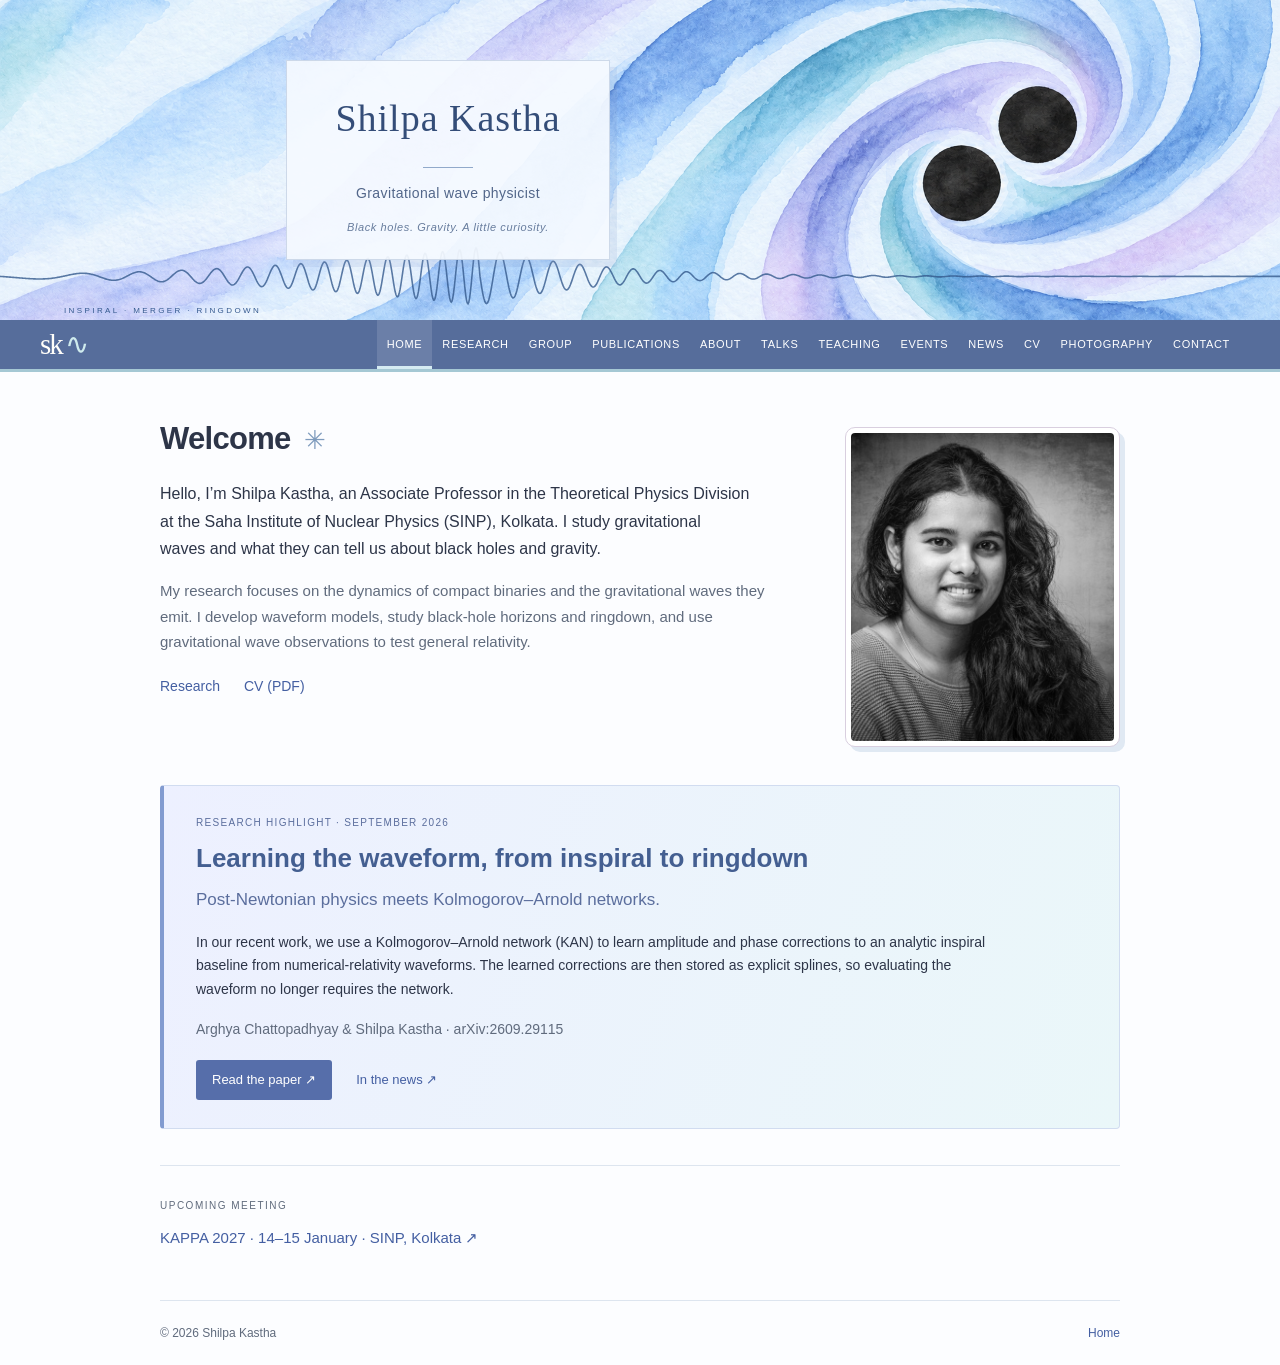
<file: index.html>
<!doctype html>
<html lang="en">
<head>
<meta charset="utf-8"><meta name="viewport" content="width=device-width, initial-scale=1">
<meta name="description" content="Shilpa Kastha — theoretical physicist exploring gravitational waves, black hole spectroscopy, and strong-field gravity. Research, talks, and photography.">
<meta name="theme-color" content="#ffffff"><title>Shilpa Kastha · Gravitational wave physicist</title>
<link rel="icon" href="assets/favicon.svg" type="image/svg+xml"><link rel="stylesheet" href="style.css"><script src="script.js" defer></script>
</head>
<body>
<a class="skip" href="#main">Skip to content</a>
<header class="masthead" aria-label="Binary black holes and gravitational wave illustration"><div class="masthead-title"><a href="index.html">Shilpa Kastha</a><p>Gravitational wave physicist</p><span class="header-note">Black holes. Gravity. A little curiosity.</span></div></header>
<div class="navigation-bar"><nav class="wrap" aria-label="Main navigation"><a class="monogram" href="index.html" aria-label="Shilpa Kastha home">sk<span>∿</span></a><a href="index.html" aria-current="page">Home</a><a href="research.html">Research</a><a href="group.html">Group</a><a href="publications.html">Publications</a><a href="about.html">About</a><a href="talks.html">Talks</a><a href="teaching.html">Teaching</a><a href="events.html">Events</a><a href="news.html">News</a><a href="assets/cv.pdf">CV</a><a href="photography.html">Photography</a><a href="contact.html">Contact</a></nav></div>
<main id="main"><section class="hero wrap">
<div class="hero-copy"><h1>Welcome</h1><p class="intro">Hello, I’m Shilpa Kastha, an Associate Professor in the Theoretical Physics Division at the Saha Institute of Nuclear Physics (SINP), Kolkata. I study gravitational waves and what they can tell us about black holes and gravity.</p><p class="welcome-note">My research focuses on the dynamics of compact binaries and the gravitational waves they emit. I develop waveform models, study black-hole horizons and ringdown, and use gravitational wave observations to test general relativity.</p><div class="actions"><a class="button" href="research.html">Research</a><a class="text-link" href="assets/cv.pdf">CV (PDF)</a></div></div>
<img class="profile-photo" src="assets/selfie.png" alt="Shilpa Kastha">
</section>
<section id="featured-research" class="wrap kan-feature" aria-labelledby="kan-title"><p class="eyebrow">RESEARCH HIGHLIGHT · SEPTEMBER 2026</p><h2 id="kan-title">Learning the waveform, from inspiral to ringdown</h2><p class="kan-lead">Post-Newtonian physics meets Kolmogorov–Arnold networks.</p><p>In our recent work, we use a Kolmogorov–Arnold network (KAN) to learn amplitude and phase corrections to an analytic inspiral baseline from numerical-relativity waveforms. The learned corrections are then stored as explicit splines, so evaluating the waveform no longer requires the network.</p><p class="kan-authors">Arghya Chattopadhyay & Shilpa Kastha · arXiv:2609.29115</p><div class="actions"><a class="feature-button" href="https://arxiv.org/abs/2609.29115">Read the paper ↗</a><a href="https://theprimary.com/science/2026-10-12/machine-learning-black-hole-splines">In the news ↗</a></div></section><aside class="wrap event-announcement" aria-label="Upcoming meeting"><span>UPCOMING MEETING</span><p><a href="events.html">KAPPA 2027 · 14–15 January · SINP, Kolkata ↗</a></p></aside></main><footer class="wrap"><span>© <span id="year">2026</span> Shilpa Kastha</span><span>Gravitational wave physics</span><a href="index.html">Home</a></footer>
<dialog id="lightbox"><button id="close-lightbox" aria-label="Close image">×</button><img id="lightbox-image" alt=""><p id="lightbox-caption"></p></dialog>
</body></html>
</file>
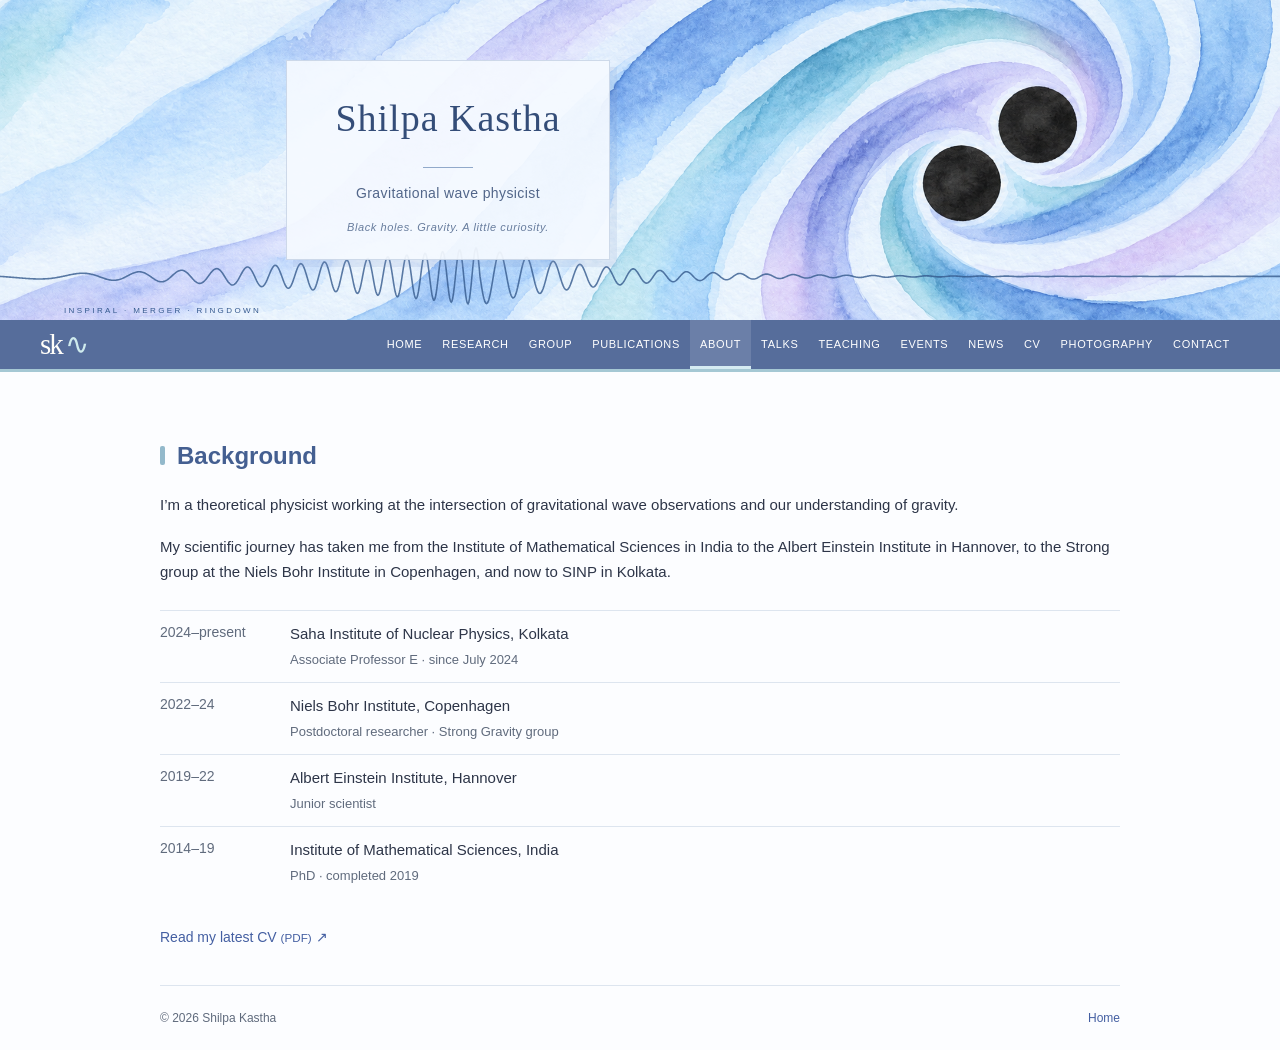
<file: about.html>
<!doctype html>
<html lang="en">
<head>
<meta charset="utf-8"><meta name="viewport" content="width=device-width, initial-scale=1">
<meta name="description" content="Shilpa Kastha — theoretical physicist exploring gravitational waves, black hole spectroscopy, and strong-field gravity. Research, talks, and photography.">
<meta name="theme-color" content="#ffffff"><title>About · Shilpa Kastha</title>
<link rel="icon" href="assets/favicon.svg" type="image/svg+xml"><link rel="stylesheet" href="style.css"><script src="script.js" defer></script>
</head>
<body>
<a class="skip" href="#main">Skip to content</a>
<header class="masthead" aria-label="Binary black holes and gravitational wave illustration"><div class="masthead-title"><a href="index.html">Shilpa Kastha</a><p>Gravitational wave physicist</p><span class="header-note">Black holes. Gravity. A little curiosity.</span></div></header>
<div class="navigation-bar"><nav class="wrap" aria-label="Main navigation"><a class="monogram" href="index.html" aria-label="Shilpa Kastha home">sk<span>∿</span></a><a href="index.html">Home</a><a href="research.html">Research</a><a href="group.html">Group</a><a href="publications.html">Publications</a><a href="about.html" aria-current="page">About</a><a href="talks.html">Talks</a><a href="teaching.html">Teaching</a><a href="events.html">Events</a><a href="news.html">News</a><a href="assets/cv.pdf">CV</a><a href="photography.html">Photography</a><a href="contact.html">Contact</a></nav></div>
<main id="main" class="interior-page"><section id="about" class="section wrap about"><div><h2>Background</h2><p class="large-copy">I’m a theoretical physicist working at the intersection of gravitational wave observations and our understanding of gravity.</p><p>My scientific journey has taken me from the Institute of Mathematical Sciences in India to the Albert Einstein Institute in Hannover, to the Strong group at the Niels Bohr Institute in Copenhagen, and now to SINP in Kolkata.</p><div class="timeline"><div><span>2024–present</span><p>Saha Institute of Nuclear Physics, Kolkata<br><small>Associate Professor E · since July 2024</small></p></div><div><span>2022–24</span><p>Niels Bohr Institute, Copenhagen<br><small>Postdoctoral researcher · Strong Gravity group</small></p></div><div><span>2019–22</span><p>Albert Einstein Institute, Hannover<br><small>Junior scientist</small></p></div><div><span>2014–19</span><p>Institute of Mathematical Sciences, India<br><small>PhD · completed 2019</small></p></div></div><a class="text-link" href="assets/cv.pdf">Read my latest CV <small>(PDF)</small> ↗</a></div></section></main><footer class="wrap"><span>© <span id="year">2026</span> Shilpa Kastha</span><span>Gravitational wave physics</span><a href="index.html">Home</a></footer>
<dialog id="lightbox"><button id="close-lightbox" aria-label="Close image">×</button><img id="lightbox-image" alt=""><p id="lightbox-caption"></p></dialog>
</body></html>
</file>
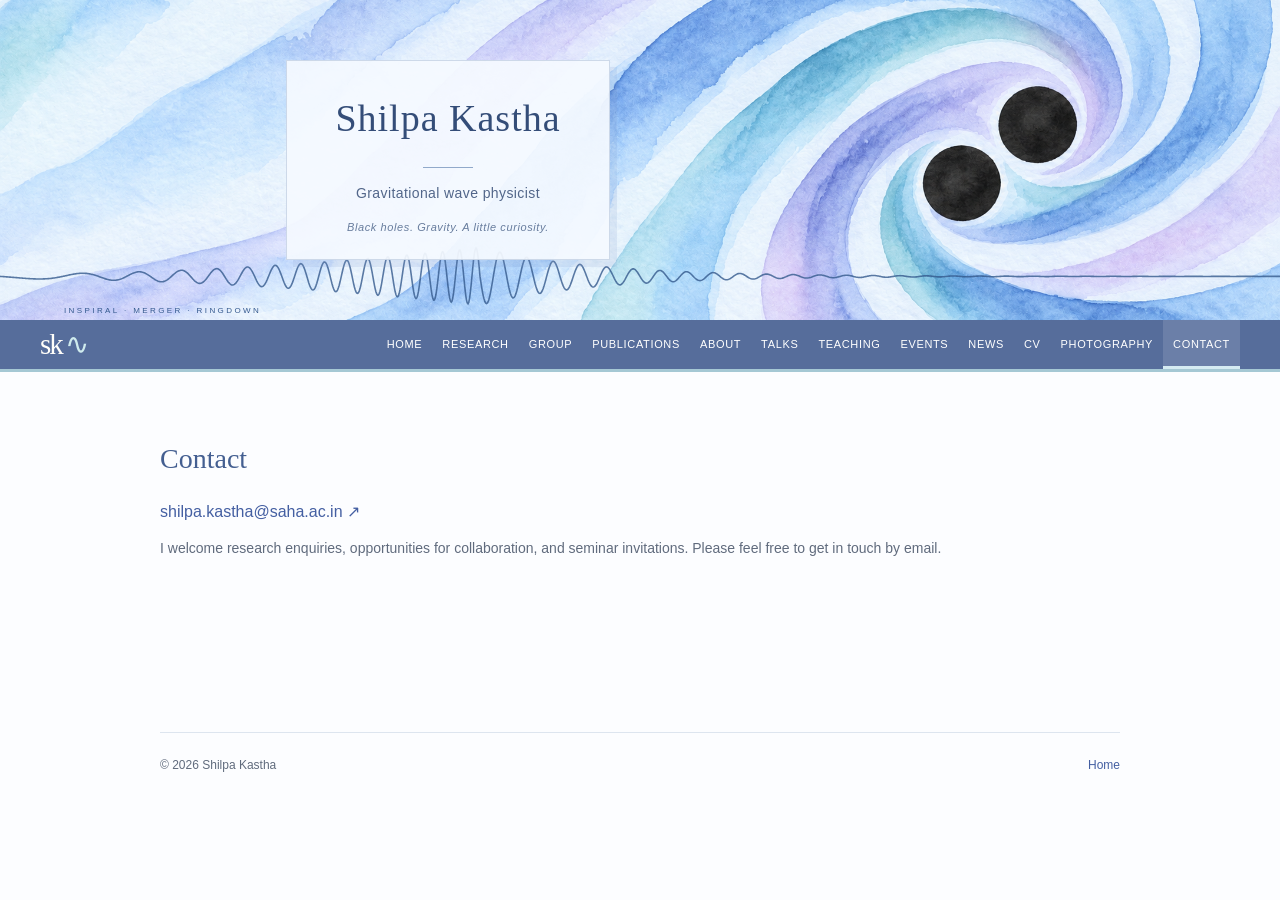
<file: contact.html>
<!doctype html>
<html lang="en">
<head>
<meta charset="utf-8"><meta name="viewport" content="width=device-width, initial-scale=1">
<meta name="description" content="Shilpa Kastha — theoretical physicist exploring gravitational waves, black hole spectroscopy, and strong-field gravity. Research, talks, and photography.">
<meta name="theme-color" content="#ffffff"><title>Contact · Shilpa Kastha</title>
<link rel="icon" href="assets/favicon.svg" type="image/svg+xml"><link rel="stylesheet" href="style.css"><script src="script.js" defer></script>
</head>
<body>
<a class="skip" href="#main">Skip to content</a>
<header class="masthead" aria-label="Binary black holes and gravitational wave illustration"><div class="masthead-title"><a href="index.html">Shilpa Kastha</a><p>Gravitational wave physicist</p><span class="header-note">Black holes. Gravity. A little curiosity.</span></div></header>
<div class="navigation-bar"><nav class="wrap" aria-label="Main navigation"><a class="monogram" href="index.html" aria-label="Shilpa Kastha home">sk<span>∿</span></a><a href="index.html">Home</a><a href="research.html">Research</a><a href="group.html">Group</a><a href="publications.html">Publications</a><a href="about.html">About</a><a href="talks.html">Talks</a><a href="teaching.html">Teaching</a><a href="events.html">Events</a><a href="news.html">News</a><a href="assets/cv.pdf">CV</a><a href="photography.html">Photography</a><a href="contact.html" aria-current="page">Contact</a></nav></div>
<main id="main" class="interior-page"><section id="contact" class="contact"><div class="wrap"><h2>Contact</h2><a href="mailto:shilpa.kastha@saha.ac.in">shilpa.kastha@saha.ac.in <span>↗</span></a><p>I welcome research enquiries, opportunities for collaboration, and seminar invitations. Please feel free to get in touch by email.</p></div></section></main><footer class="wrap"><span>© <span id="year">2026</span> Shilpa Kastha</span><span>Gravitational wave physics</span><a href="index.html">Home</a></footer>
<dialog id="lightbox"><button id="close-lightbox" aria-label="Close image">×</button><img id="lightbox-image" alt=""><p id="lightbox-caption"></p></dialog>
</body></html>
</file>
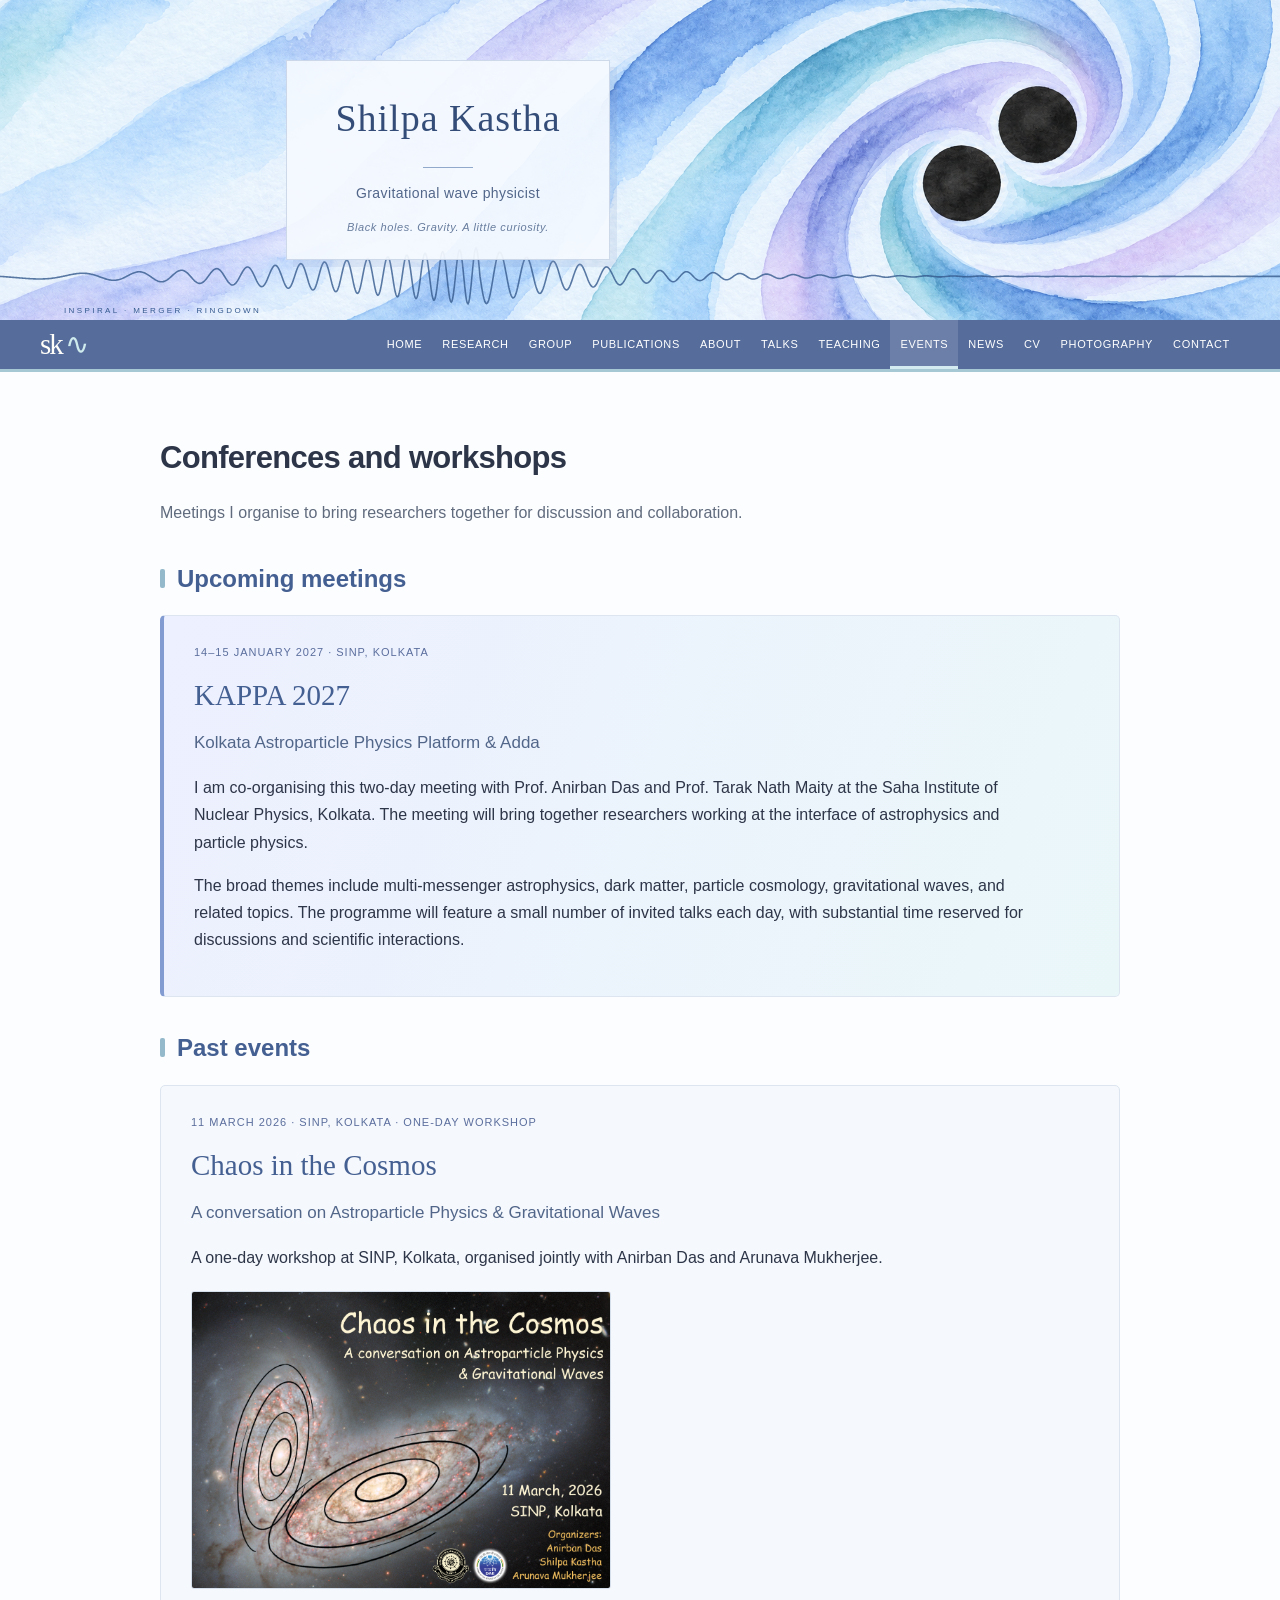
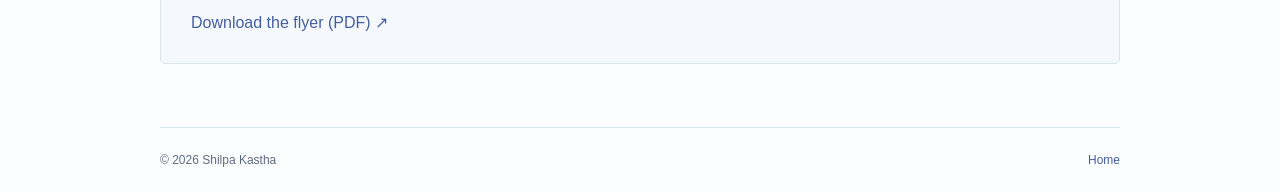
<file: events.html>
<!doctype html>
<html lang="en">
<head>
<meta charset="utf-8"><meta name="viewport" content="width=device-width, initial-scale=1">
<meta name="description" content="Shilpa Kastha — theoretical physicist exploring gravitational waves, black hole spectroscopy, and strong-field gravity. Research, talks, and photography.">
<meta name="theme-color" content="#ffffff"><title>Events · Shilpa Kastha</title>
<link rel="icon" href="assets/favicon.svg" type="image/svg+xml"><link rel="stylesheet" href="style.css"><script src="script.js" defer></script>
</head>
<body>
<a class="skip" href="#main">Skip to content</a>
<header class="masthead" aria-label="Binary black holes and gravitational wave illustration"><div class="masthead-title"><a href="index.html">Shilpa Kastha</a><p>Gravitational wave physicist</p><span class="header-note">Black holes. Gravity. A little curiosity.</span></div></header>
<div class="navigation-bar"><nav class="wrap" aria-label="Main navigation"><a class="monogram" href="index.html" aria-label="Shilpa Kastha home">sk<span>∿</span></a><a href="index.html">Home</a><a href="research.html">Research</a><a href="group.html">Group</a><a href="publications.html">Publications</a><a href="about.html">About</a><a href="talks.html">Talks</a><a href="teaching.html">Teaching</a><a href="events.html" aria-current="page">Events</a><a href="news.html">News</a><a href="assets/cv.pdf">CV</a><a href="photography.html">Photography</a><a href="contact.html">Contact</a></nav></div>
<main id="main" class="interior-page"><section class="section wrap events-page"><h1>Conferences and workshops</h1><p class="events-intro">Meetings I organise to bring researchers together for discussion and collaboration.</p><h2>Upcoming meetings</h2><article class="event-card event-upcoming"><p class="eyebrow">14–15 JANUARY 2027 · SINP, KOLKATA</p><h3>KAPPA 2027</h3><p class="event-full-name">Kolkata Astroparticle Physics Platform &amp; Adda</p><p>I am co-organising this two-day meeting with Prof. Anirban Das and Prof. Tarak Nath Maity at the Saha Institute of Nuclear Physics, Kolkata. The meeting will bring together researchers working at the interface of astrophysics and particle physics.</p><p>The broad themes include multi-messenger astrophysics, dark matter, particle cosmology, gravitational waves, and related topics. The programme will feature a small number of invited talks each day, with substantial time reserved for discussions and scientific interactions.</p></article><h2>Past events</h2><article class="event-card"><p class="eyebrow">11 MARCH 2026 · SINP, KOLKATA · ONE-DAY WORKSHOP</p><h3>Chaos in the Cosmos</h3><p class="event-full-name">A conversation on Astroparticle Physics &amp; Gravitational Waves</p><p>A one-day workshop at SINP, Kolkata, organised jointly with Anirban Das and Arunava Mukherjee.</p><figure class="event-flyer"><img src="assets/chaos-in-the-cosmos-flyer.png" alt="Chaos in the Cosmos: A conversation on Astroparticle Physics and Gravitational Waves. 11 March 2026, SINP, Kolkata. Organisers: Anirban Das, Shilpa Kastha, and Arunava Mukherjee." loading="lazy"></figure><a href="assets/chaos-in-the-cosmos-flyer.pdf">Download the flyer (PDF) ↗</a></article></section></main><footer class="wrap"><span>© <span id="year">2026</span> Shilpa Kastha</span><span>Gravitational wave physics</span><a href="index.html">Home</a></footer>
<dialog id="lightbox"><button id="close-lightbox" aria-label="Close image">×</button><img id="lightbox-image" alt=""><p id="lightbox-caption"></p></dialog>
</body></html>
</file>
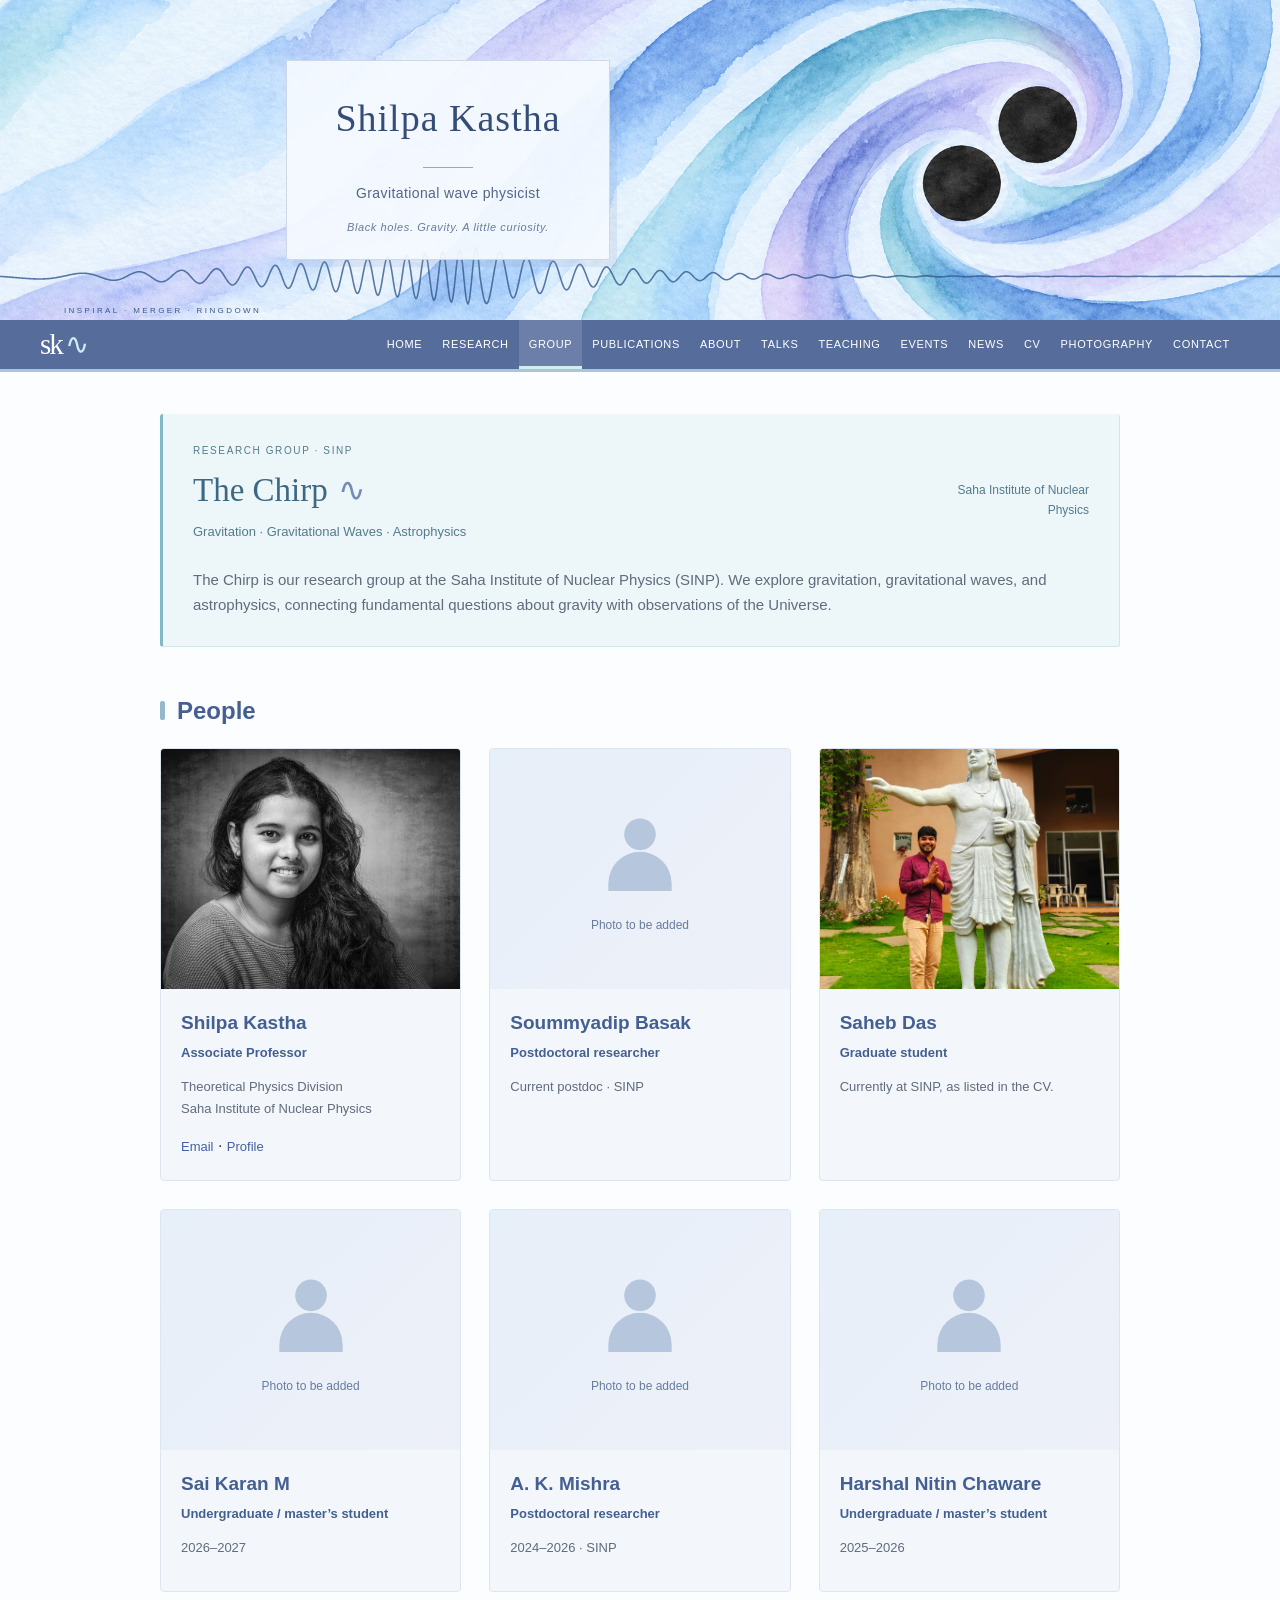
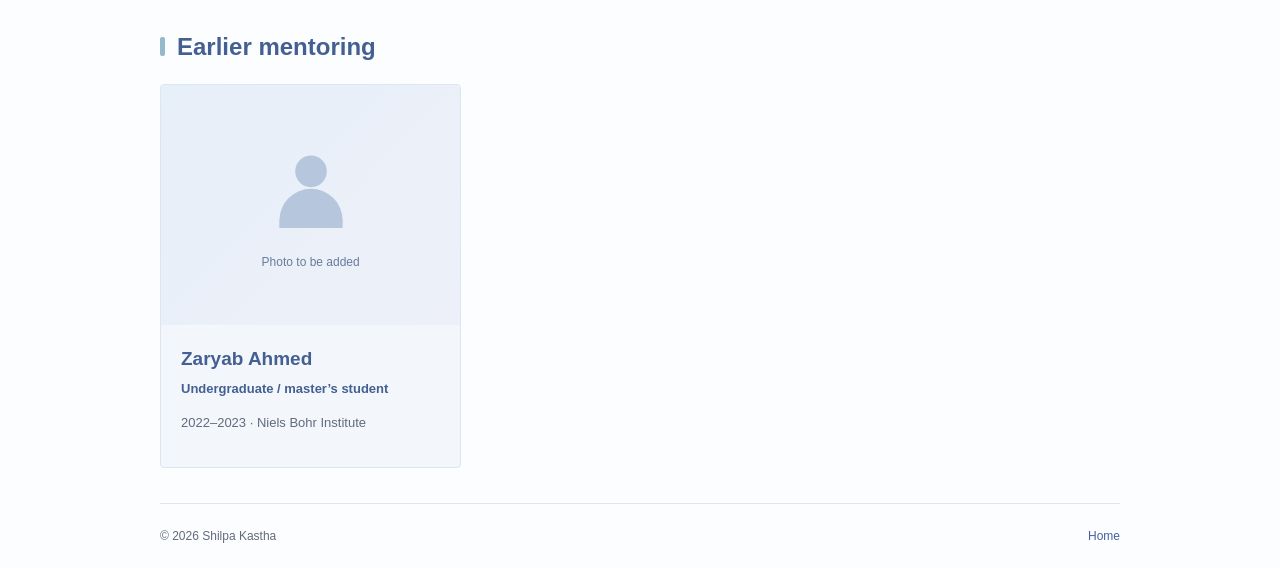
<file: group.html>
<!doctype html>
<html lang="en">
<head>
<meta charset="utf-8"><meta name="viewport" content="width=device-width, initial-scale=1">
<meta name="description" content="Shilpa Kastha — theoretical physicist exploring gravitational waves, black hole spectroscopy, and strong-field gravity. Research, talks, and photography.">
<meta name="theme-color" content="#ffffff"><title>The Chirp · Shilpa Kastha</title>
<link rel="icon" href="assets/favicon.svg" type="image/svg+xml"><link rel="stylesheet" href="style.css"><script src="script.js" defer></script>
</head>
<body>
<a class="skip" href="#main">Skip to content</a>
<header class="masthead" aria-label="Binary black holes and gravitational wave illustration"><div class="masthead-title"><a href="index.html">Shilpa Kastha</a><p>Gravitational wave physicist</p><span class="header-note">Black holes. Gravity. A little curiosity.</span></div></header>
<div class="navigation-bar"><nav class="wrap" aria-label="Main navigation"><a class="monogram" href="index.html" aria-label="Shilpa Kastha home">sk<span>∿</span></a><a href="index.html">Home</a><a href="research.html">Research</a><a href="group.html" aria-current="page">Group</a><a href="publications.html">Publications</a><a href="about.html">About</a><a href="talks.html">Talks</a><a href="teaching.html">Teaching</a><a href="events.html">Events</a><a href="news.html">News</a><a href="assets/cv.pdf">CV</a><a href="photography.html">Photography</a><a href="contact.html">Contact</a></nav></div>
<main id="main" class="interior-page"><section id="group" class="section wrap group-section" aria-labelledby="group-title"><div class="group-heading"><div><p class="eyebrow">RESEARCH GROUP · SINP</p><h2 id="group-title">The Chirp<span class="group-wave" aria-hidden="true">∿</span></h2><p class="group-subtitle">Gravitation · Gravitational Waves · Astrophysics</p></div><span class="group-institute">Saha Institute of Nuclear Physics</span></div><p>The Chirp is our research group at the Saha Institute of Nuclear Physics (SINP). We explore gravitation, gravitational waves, and astrophysics, connecting fundamental questions about gravity with observations of the Universe.</p></section><section class="section wrap members-section" aria-labelledby="members-title"><h2 id="members-title">People</h2><div class="members-grid"><article class="member-card"><img src="assets/selfie.png" alt="Shilpa Kastha" width="240" height="240"><div><h3>Shilpa Kastha</h3><p class="member-role">Associate Professor</p><p>Theoretical Physics Division<br>Saha Institute of Nuclear Physics</p><a href="mailto:shilpa.kastha@saha.ac.in">Email</a> · <a href="about.html">Profile</a></div></article><article class="member-card"><div class="member-photo-placeholder" role="img" aria-label="Photo of Soummyadip Basak to be added"><svg viewBox="0 0 120 120" aria-hidden="true"><circle cx="60" cy="40" r="19"/><path d="M22 108v-9a38 38 0 0 1 76 0v9z"/></svg><span>Photo to be added</span></div><div><h3>Soummyadip Basak</h3><p class="member-role">Postdoctoral researcher</p><p>Current postdoc · SINP</p></div></article><article class="member-card"><img src="assets/group/saheb-das.jpg" alt="Saheb Das" loading="lazy" style="object-position:35% 48%"><div><h3>Saheb Das</h3><p class="member-role">Graduate student</p><p>Currently at SINP, as listed in the CV.</p></div></article><article class="member-card"><div class="member-photo-placeholder" role="img" aria-label="Photo of Sai Karan M to be added"><svg viewBox="0 0 120 120" aria-hidden="true"><circle cx="60" cy="40" r="19"/><path d="M22 108v-9a38 38 0 0 1 76 0v9z"/></svg><span>Photo to be added</span></div><div><h3>Sai Karan M</h3><p class="member-role">Undergraduate / master’s student</p><p>2026–2027</p></div></article><article class="member-card"><div class="member-photo-placeholder" role="img" aria-label="Photo of A. K. Mishra to be added"><svg viewBox="0 0 120 120" aria-hidden="true"><circle cx="60" cy="40" r="19"/><path d="M22 108v-9a38 38 0 0 1 76 0v9z"/></svg><span>Photo to be added</span></div><div><h3>A. K. Mishra</h3><p class="member-role">Postdoctoral researcher</p><p>2024–2026 · SINP</p></div></article><article class="member-card"><div class="member-photo-placeholder" role="img" aria-label="Photo of Harshal Nitin Chaware to be added"><svg viewBox="0 0 120 120" aria-hidden="true"><circle cx="60" cy="40" r="19"/><path d="M22 108v-9a38 38 0 0 1 76 0v9z"/></svg><span>Photo to be added</span></div><div><h3>Harshal Nitin Chaware</h3><p class="member-role">Undergraduate / master’s student</p><p>2025–2026</p></div></article></div><h2 class="past-members-heading">Earlier mentoring</h2><div class="members-grid"><article class="member-card"><div class="member-photo-placeholder" role="img" aria-label="Photo of Zaryab Ahmed to be added"><svg viewBox="0 0 120 120" aria-hidden="true"><circle cx="60" cy="40" r="19"/><path d="M22 108v-9a38 38 0 0 1 76 0v9z"/></svg><span>Photo to be added</span></div><div><h3>Zaryab Ahmed</h3><p class="member-role">Undergraduate / master’s student</p><p>2022–2023 · Niels Bohr Institute</p></div></article></div></section></main><footer class="wrap"><span>© <span id="year">2026</span> Shilpa Kastha</span><span>Gravitational wave physics</span><a href="index.html">Home</a></footer>
<dialog id="lightbox"><button id="close-lightbox" aria-label="Close image">×</button><img id="lightbox-image" alt=""><p id="lightbox-caption"></p></dialog>
</body></html>
</file>
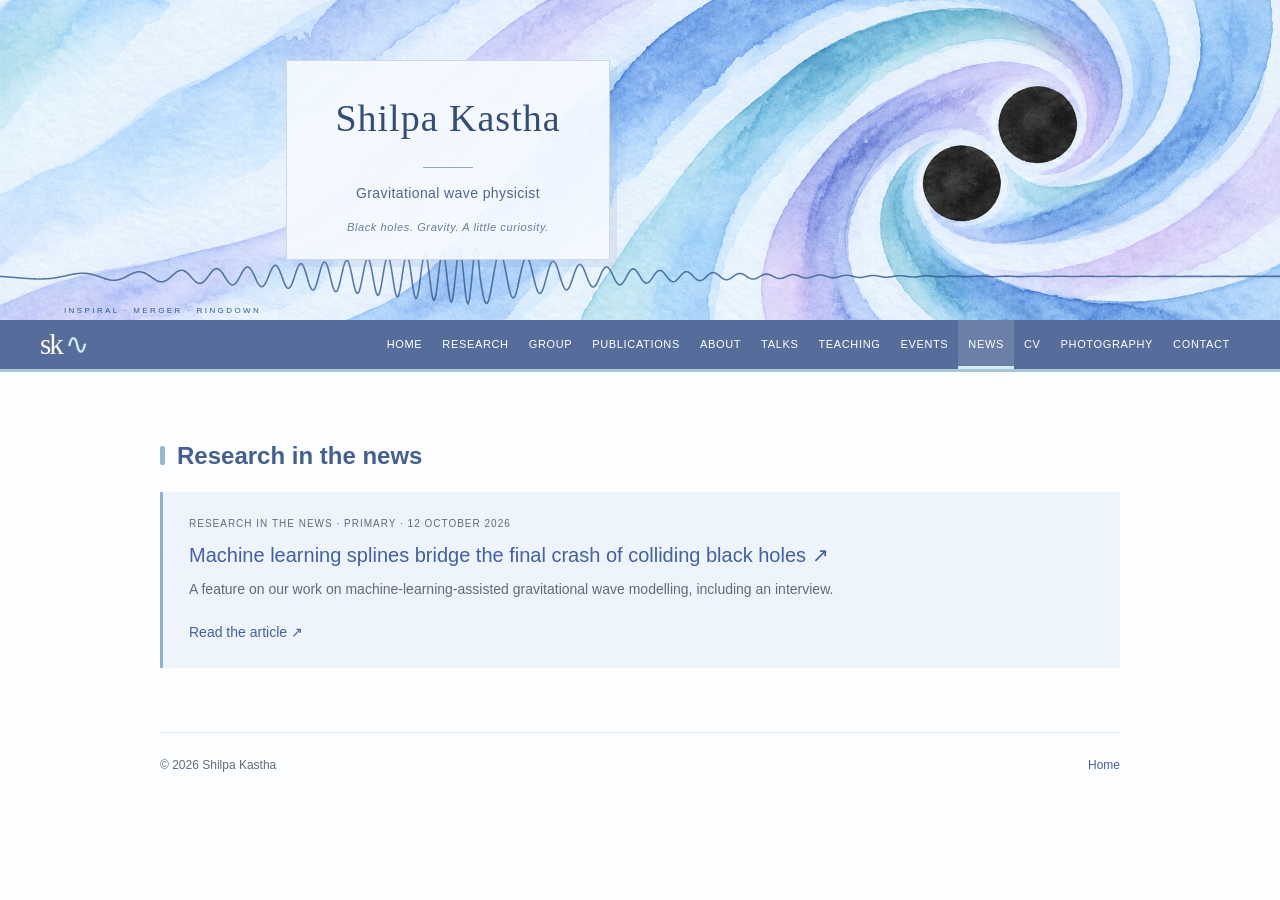
<file: news.html>
<!doctype html>
<html lang="en">
<head>
<meta charset="utf-8"><meta name="viewport" content="width=device-width, initial-scale=1">
<meta name="description" content="Shilpa Kastha — theoretical physicist exploring gravitational waves, black hole spectroscopy, and strong-field gravity. Research, talks, and photography.">
<meta name="theme-color" content="#ffffff"><title>News · Shilpa Kastha</title>
<link rel="icon" href="assets/favicon.svg" type="image/svg+xml"><link rel="stylesheet" href="style.css"><script src="script.js" defer></script>
</head>
<body>
<a class="skip" href="#main">Skip to content</a>
<header class="masthead" aria-label="Binary black holes and gravitational wave illustration"><div class="masthead-title"><a href="index.html">Shilpa Kastha</a><p>Gravitational wave physicist</p><span class="header-note">Black holes. Gravity. A little curiosity.</span></div></header>
<div class="navigation-bar"><nav class="wrap" aria-label="Main navigation"><a class="monogram" href="index.html" aria-label="Shilpa Kastha home">sk<span>∿</span></a><a href="index.html">Home</a><a href="research.html">Research</a><a href="group.html">Group</a><a href="publications.html">Publications</a><a href="about.html">About</a><a href="talks.html">Talks</a><a href="teaching.html">Teaching</a><a href="events.html">Events</a><a href="news.html" aria-current="page">News</a><a href="assets/cv.pdf">CV</a><a href="photography.html">Photography</a><a href="contact.html">Contact</a></nav></div>
<main id="main" class="interior-page"><section id="news" class="section wrap"><h2>Research in the news</h2><article class="news-feature"><p class="eyebrow">RESEARCH IN THE NEWS · PRIMARY · 12 OCTOBER 2026</p><h3><a href="https://theprimary.com/science/2026-10-12/machine-learning-black-hole-splines">Machine learning splines bridge the final crash of colliding black holes ↗</a></h3><p>A feature on our work on machine-learning-assisted gravitational wave modelling, including an interview.</p><a class="text-link" href="https://theprimary.com/science/2026-10-12/machine-learning-black-hole-splines">Read the article ↗</a></article></section></main><footer class="wrap"><span>© <span id="year">2026</span> Shilpa Kastha</span><span>Gravitational wave physics</span><a href="index.html">Home</a></footer>
<dialog id="lightbox"><button id="close-lightbox" aria-label="Close image">×</button><img id="lightbox-image" alt=""><p id="lightbox-caption"></p></dialog>
</body></html>
</file>
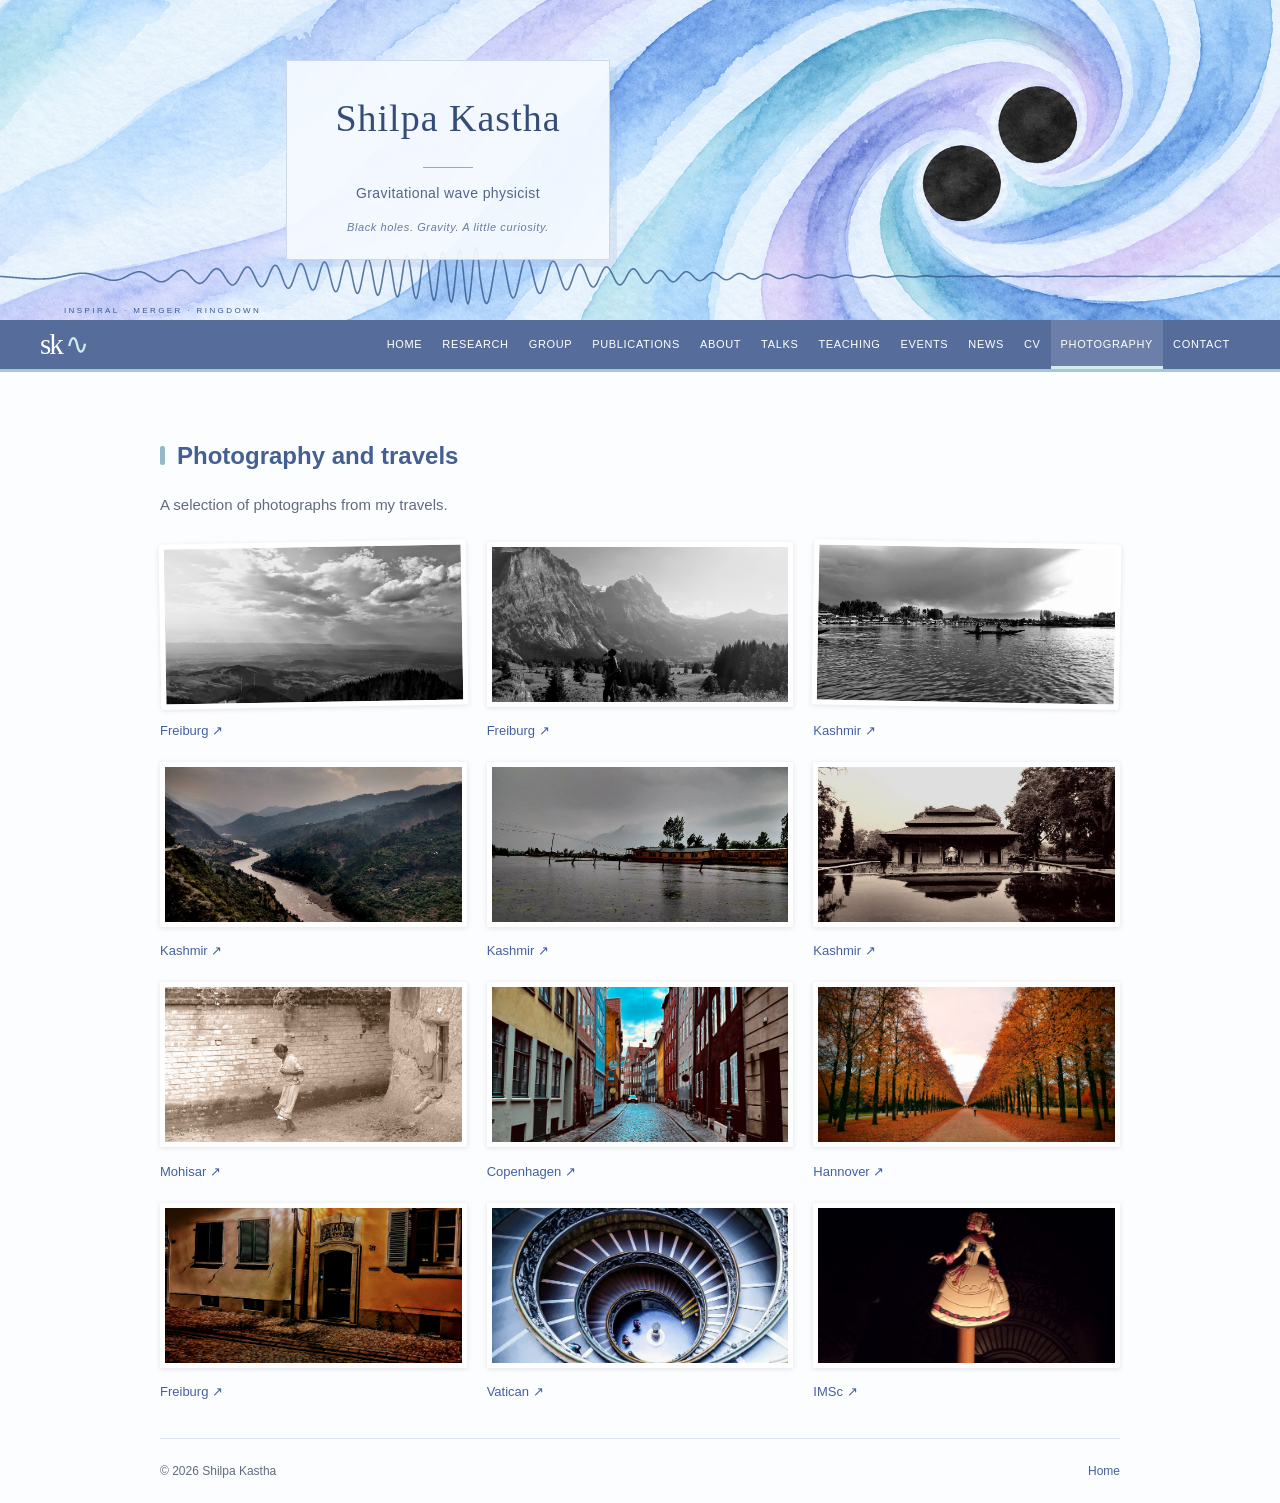
<file: photography.html>
<!doctype html>
<html lang="en">
<head>
<meta charset="utf-8"><meta name="viewport" content="width=device-width, initial-scale=1">
<meta name="description" content="Shilpa Kastha — theoretical physicist exploring gravitational waves, black hole spectroscopy, and strong-field gravity. Research, talks, and photography.">
<meta name="theme-color" content="#ffffff"><title>Photography · Shilpa Kastha</title>
<link rel="icon" href="assets/favicon.svg" type="image/svg+xml"><link rel="stylesheet" href="style.css"><script src="script.js" defer></script>
</head>
<body>
<a class="skip" href="#main">Skip to content</a>
<header class="masthead" aria-label="Binary black holes and gravitational wave illustration"><div class="masthead-title"><a href="index.html">Shilpa Kastha</a><p>Gravitational wave physicist</p><span class="header-note">Black holes. Gravity. A little curiosity.</span></div></header>
<div class="navigation-bar"><nav class="wrap" aria-label="Main navigation"><a class="monogram" href="index.html" aria-label="Shilpa Kastha home">sk<span>∿</span></a><a href="index.html">Home</a><a href="research.html">Research</a><a href="group.html">Group</a><a href="publications.html">Publications</a><a href="about.html">About</a><a href="talks.html">Talks</a><a href="teaching.html">Teaching</a><a href="events.html">Events</a><a href="news.html">News</a><a href="assets/cv.pdf">CV</a><a href="photography.html" aria-current="page">Photography</a><a href="contact.html">Contact</a></nav></div>
<main id="main" class="interior-page"><section id="doodle" class="section wrap"><div class="off-duty-heading"><div><h2>Photography and travels</h2></div><p>A selection of photographs from my travels.</p></div><div class="gallery"><button data-image="assets/photography/original-Freiburg1.jpeg" data-caption="Freiburg"><img src="assets/photography/original-Freiburg1.jpeg" alt="Photograph from Freiburg" loading="lazy"><span>Freiburg ↗</span></button><button data-image="assets/photography/original-Freiburg3.jpeg" data-caption="Freiburg"><img src="assets/photography/original-Freiburg3.jpeg" alt="Photograph from Freiburg" loading="lazy"><span>Freiburg ↗</span></button><button data-image="assets/photography/original-Kashmir4.jpeg" data-caption="Kashmir"><img src="assets/photography/original-Kashmir4.jpeg" alt="Photograph from Kashmir" loading="lazy"><span>Kashmir ↗</span></button><button data-image="assets/photography/original-Kashmir1.jpeg" data-caption="Kashmir"><img src="assets/photography/original-Kashmir1.jpeg" alt="Photograph from Kashmir" loading="lazy"><span>Kashmir ↗</span></button><button data-image="assets/photography/original-Kashmir2.jpeg" data-caption="Kashmir"><img src="assets/photography/original-Kashmir2.jpeg" alt="Photograph from Kashmir" loading="lazy"><span>Kashmir ↗</span></button><button data-image="assets/photography/original-Kashmir3.jpeg" data-caption="Kashmir"><img src="assets/photography/original-Kashmir3.jpeg" alt="Photograph from Kashmir" loading="lazy"><span>Kashmir ↗</span></button><button data-image="assets/photography/original-mohisar1.jpeg" data-caption="Mohisar"><img src="assets/photography/original-mohisar1.jpeg" alt="Photograph from Mohisar" loading="lazy"><span>Mohisar ↗</span></button><button data-image="assets/photography/original-CPH1.jpeg" data-caption="Copenhagen"><img src="assets/photography/original-CPH1.jpeg" alt="Photograph from Copenhagen" loading="lazy"><span>Copenhagen ↗</span></button><button data-image="assets/photography/original-Hannover1.jpeg" data-caption="Hannover"><img src="assets/photography/original-Hannover1.jpeg" alt="Photograph from Hannover" loading="lazy"><span>Hannover ↗</span></button><button data-image="assets/photography/original-Freiburg2.jpeg" data-caption="Freiburg"><img src="assets/photography/original-Freiburg2.jpeg" alt="Photograph from Freiburg" loading="lazy"><span>Freiburg ↗</span></button><button data-image="assets/photography/original-vatican1.jpeg" data-caption="Vatican"><img src="assets/photography/original-vatican1.jpeg" alt="Photograph from Vatican" loading="lazy"><span>Vatican ↗</span></button><button data-image="assets/photography/original-imsc1.jpeg" data-caption="IMSc"><img src="assets/photography/original-imsc1.jpeg" alt="Photograph from IMSc" loading="lazy"><span>IMSc ↗</span></button></div></section></main><footer class="wrap"><span>© <span id="year">2026</span> Shilpa Kastha</span><span>Gravitational wave physics</span><a href="index.html">Home</a></footer>
<dialog id="lightbox"><button id="close-lightbox" aria-label="Close image">×</button><img id="lightbox-image" alt=""><p id="lightbox-caption"></p></dialog>
</body></html>
</file>
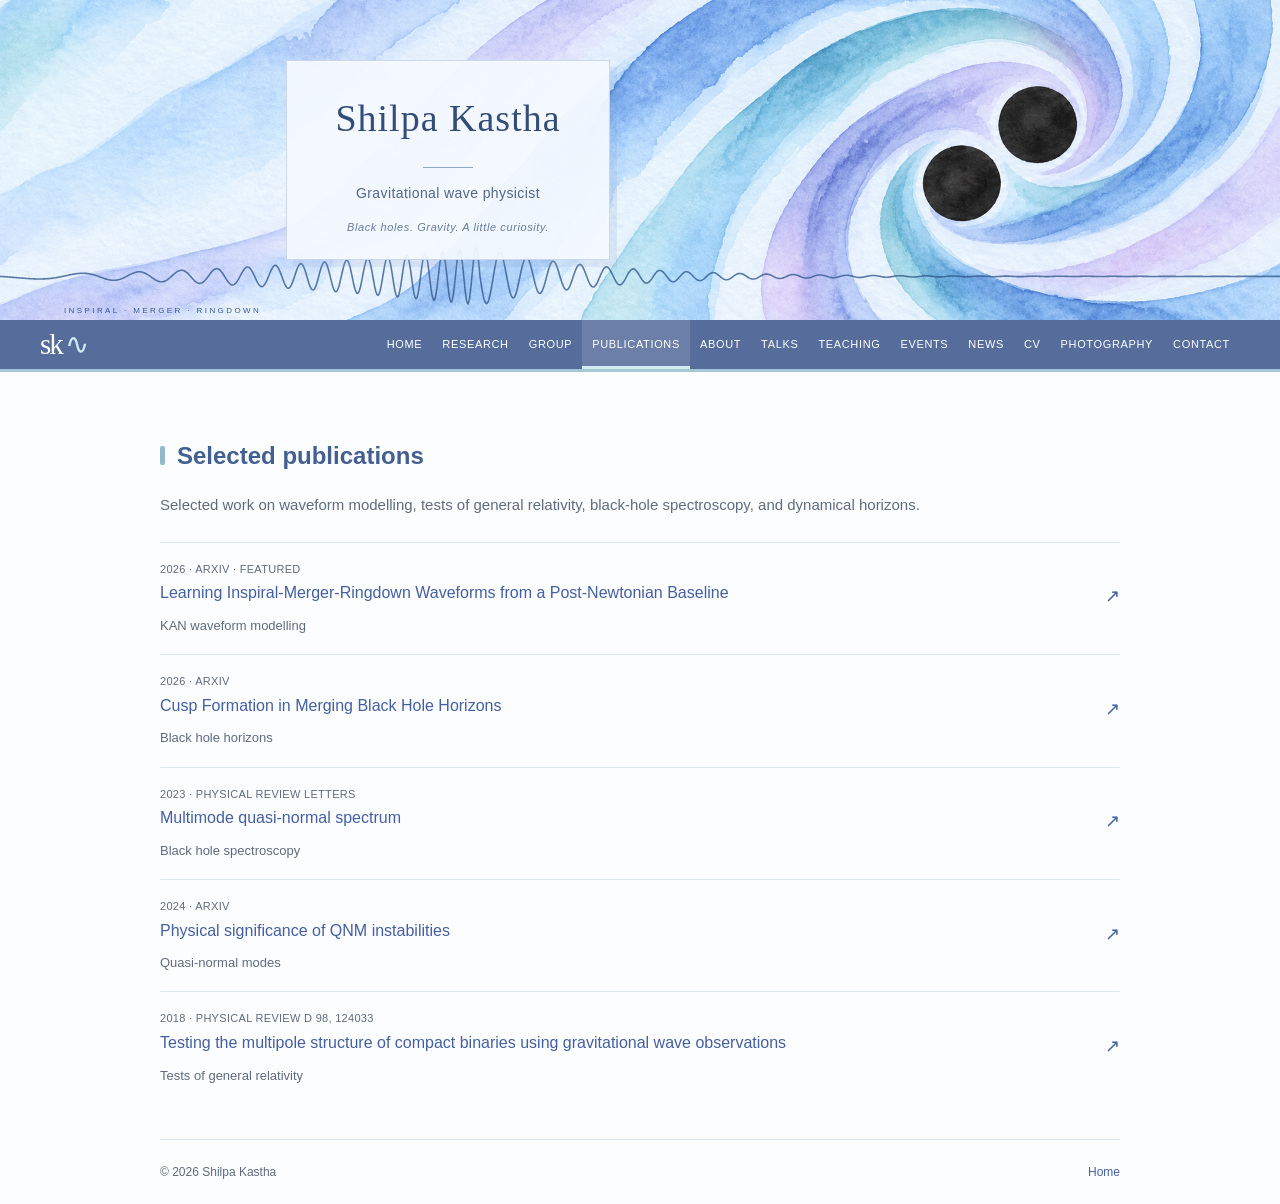
<file: publications.html>
<!doctype html>
<html lang="en">
<head>
<meta charset="utf-8"><meta name="viewport" content="width=device-width, initial-scale=1">
<meta name="description" content="Shilpa Kastha — theoretical physicist exploring gravitational waves, black hole spectroscopy, and strong-field gravity. Research, talks, and photography.">
<meta name="theme-color" content="#ffffff"><title>Publications · Shilpa Kastha</title>
<link rel="icon" href="assets/favicon.svg" type="image/svg+xml"><link rel="stylesheet" href="style.css"><script src="script.js" defer></script>
</head>
<body>
<a class="skip" href="#main">Skip to content</a>
<header class="masthead" aria-label="Binary black holes and gravitational wave illustration"><div class="masthead-title"><a href="index.html">Shilpa Kastha</a><p>Gravitational wave physicist</p><span class="header-note">Black holes. Gravity. A little curiosity.</span></div></header>
<div class="navigation-bar"><nav class="wrap" aria-label="Main navigation"><a class="monogram" href="index.html" aria-label="Shilpa Kastha home">sk<span>∿</span></a><a href="index.html">Home</a><a href="research.html">Research</a><a href="group.html">Group</a><a href="publications.html" aria-current="page">Publications</a><a href="about.html">About</a><a href="talks.html">Talks</a><a href="teaching.html">Teaching</a><a href="events.html">Events</a><a href="news.html">News</a><a href="assets/cv.pdf">CV</a><a href="photography.html">Photography</a><a href="contact.html">Contact</a></nav></div>
<main id="main" class="interior-page"><section id="publications" class="publications section"><div class="wrap"><div class="section-heading compact"><h2>Selected publications</h2><p>Selected work on waveform modelling, tests of general relativity, black-hole spectroscopy, and dynamical horizons.</p></div><a class="paper" href="https://arxiv.org/abs/2609.29115"><span class="paper-meta">2026 · ARXIV · FEATURED</span><h3>Learning Inspiral-Merger-Ringdown Waveforms from a Post-Newtonian Baseline</h3><span class="paper-topic">KAN waveform modelling</span><span class="arrow">↗</span></a><a class="paper" href="https://arxiv.org/abs/2605.10874"><span class="paper-meta">2026 · ARXIV</span><h3>Cusp Formation in Merging Black Hole Horizons</h3><span class="paper-topic">Black hole horizons</span><span class="arrow">↗</span></a><a class="paper" href="https://journals.aps.org/prl/abstract/10.1103/PhysRevLett.131.221402"><span class="paper-meta">2023 · PHYSICAL REVIEW LETTERS</span><h3>Multimode quasi-normal spectrum</h3><span class="paper-topic">Black hole spectroscopy</span><span class="arrow">↗</span></a><a class="paper" href="https://arxiv.org/abs/2404.01374"><span class="paper-meta">2024 · ARXIV</span><h3>Physical significance of QNM instabilities</h3><span class="paper-topic">Quasi-normal modes</span><span class="arrow">↗</span></a><a class="paper" href="https://arxiv.org/abs/1809.10465"><span class="paper-meta">2018 · PHYSICAL REVIEW D 98, 124033</span><h3>Testing the multipole structure of compact binaries using gravitational wave observations</h3><span class="paper-topic">Tests of general relativity</span><span class="arrow">↗</span></a></div></section></main><footer class="wrap"><span>© <span id="year">2026</span> Shilpa Kastha</span><span>Gravitational wave physics</span><a href="index.html">Home</a></footer>
<dialog id="lightbox"><button id="close-lightbox" aria-label="Close image">×</button><img id="lightbox-image" alt=""><p id="lightbox-caption"></p></dialog>
</body></html>
</file>
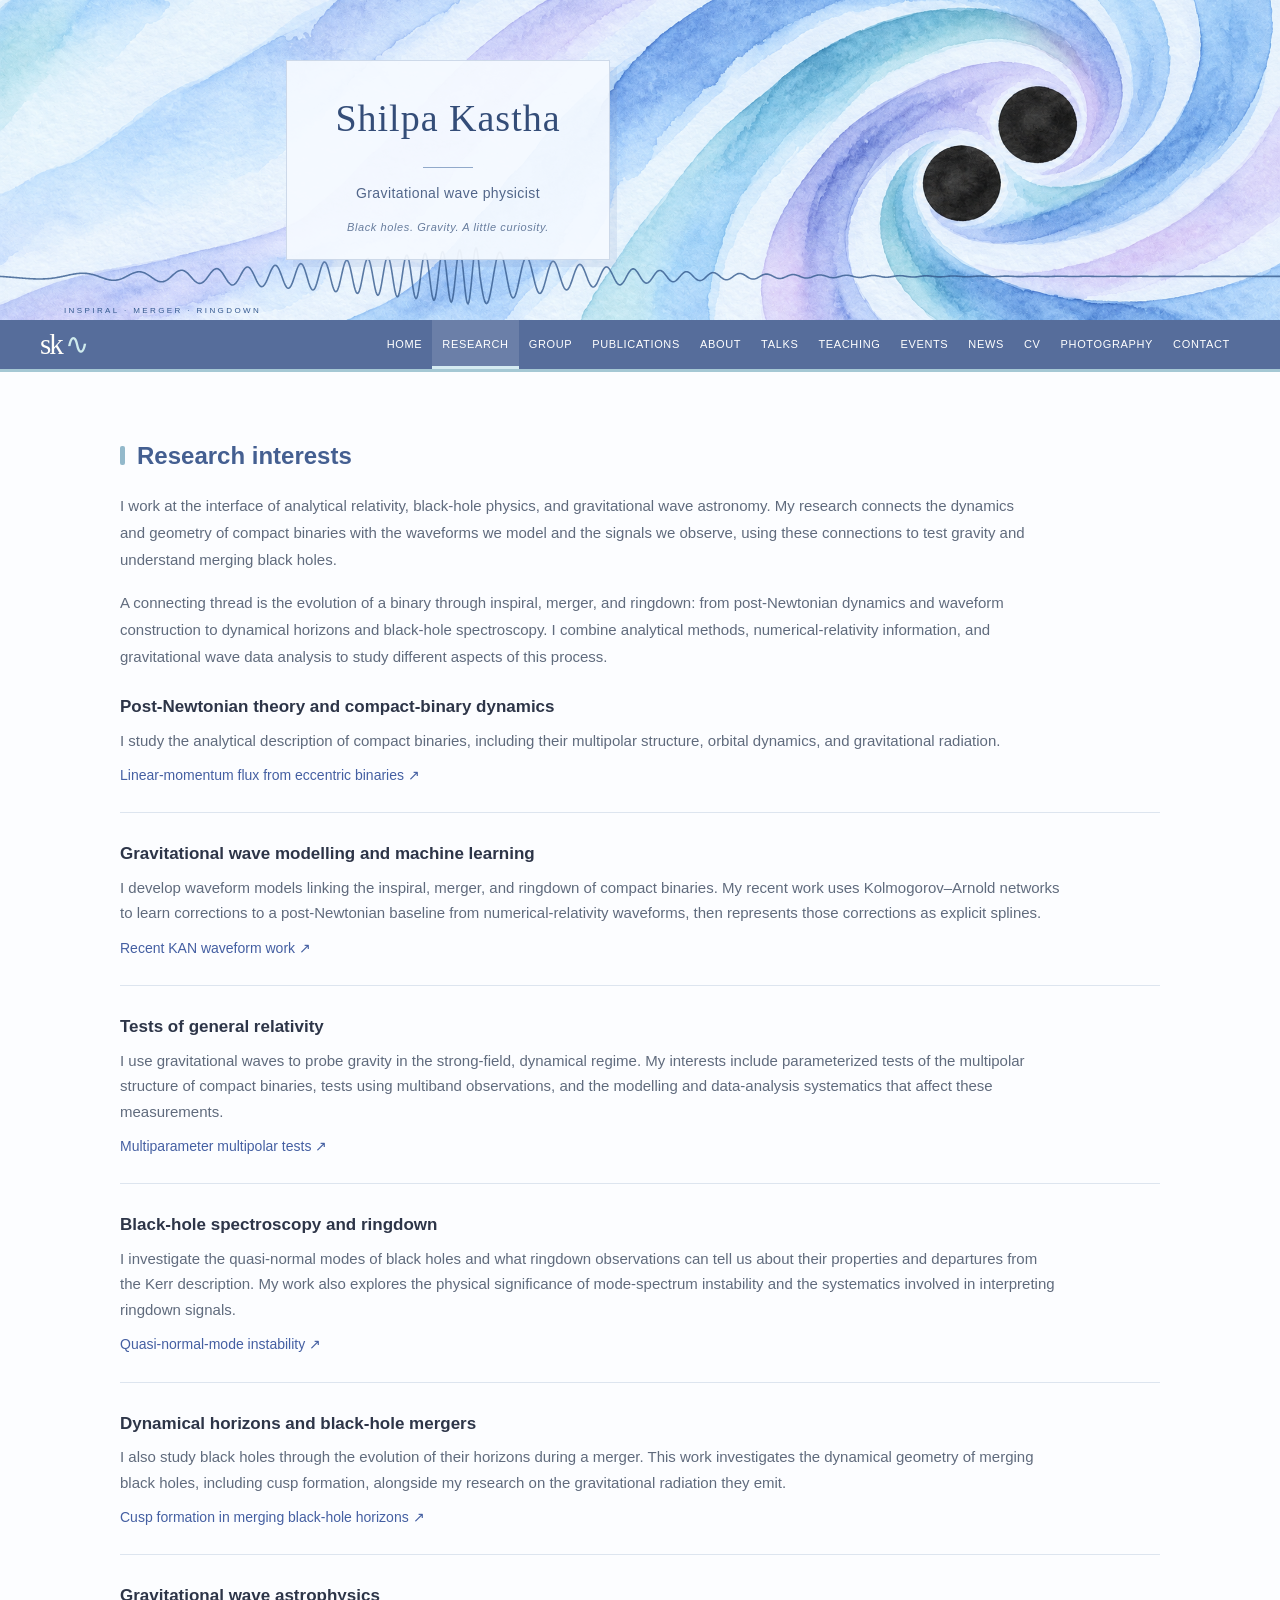
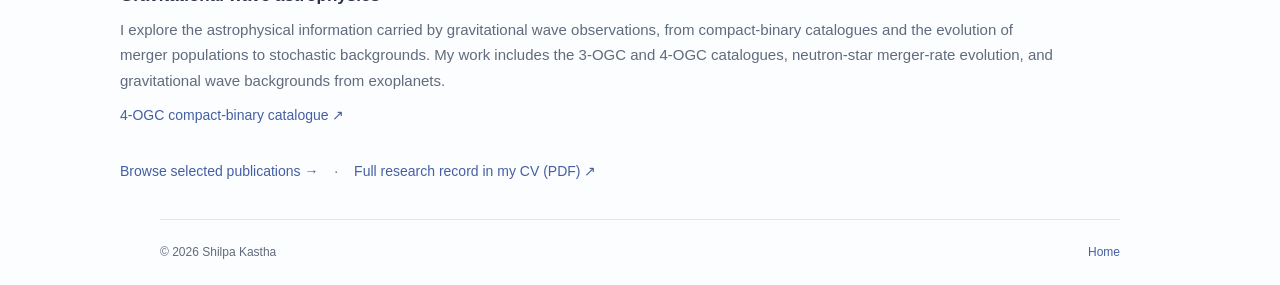
<file: research.html>
<!doctype html>
<html lang="en">
<head>
<meta charset="utf-8"><meta name="viewport" content="width=device-width, initial-scale=1">
<meta name="description" content="Shilpa Kastha — theoretical physicist exploring gravitational waves, black hole spectroscopy, and strong-field gravity. Research, talks, and photography.">
<meta name="theme-color" content="#ffffff"><title>Research · Shilpa Kastha</title>
<link rel="icon" href="assets/favicon.svg" type="image/svg+xml"><link rel="stylesheet" href="style.css"><script src="script.js" defer></script>
</head>
<body>
<a class="skip" href="#main">Skip to content</a>
<header class="masthead" aria-label="Binary black holes and gravitational wave illustration"><div class="masthead-title"><a href="index.html">Shilpa Kastha</a><p>Gravitational wave physicist</p><span class="header-note">Black holes. Gravity. A little curiosity.</span></div></header>
<div class="navigation-bar"><nav class="wrap" aria-label="Main navigation"><a class="monogram" href="index.html" aria-label="Shilpa Kastha home">sk<span>∿</span></a><a href="index.html">Home</a><a href="research.html" aria-current="page">Research</a><a href="group.html">Group</a><a href="publications.html">Publications</a><a href="about.html">About</a><a href="talks.html">Talks</a><a href="teaching.html">Teaching</a><a href="events.html">Events</a><a href="news.html">News</a><a href="assets/cv.pdf">CV</a><a href="photography.html">Photography</a><a href="contact.html">Contact</a></nav></div>
<main id="main" class="interior-page"><section id="research" class="section wrap"><div class="section-heading"><h2>Research interests</h2><p class="research-overview">I work at the interface of analytical relativity, black-hole physics, and gravitational wave astronomy. My research connects the dynamics and geometry of compact binaries with the waveforms we model and the signals we observe, using these connections to test gravity and understand merging black holes.</p><p class="research-position">A connecting thread is the evolution of a binary through inspiral, merger, and ringdown: from post-Newtonian dynamics and waveform construction to dynamical horizons and black-hole spectroscopy. I combine analytical methods, numerical-relativity information, and gravitational wave data analysis to study different aspects of this process.</p></div><div class="research-grid"><article><h3>Post-Newtonian theory and compact-binary dynamics</h3><p>I study the analytical description of compact binaries, including their multipolar structure, orbital dynamics, and gravitational radiation.</p><a href="https://arxiv.org/abs/2110.12807">Linear-momentum flux from eccentric binaries ↗</a></article><article><h3>Gravitational wave modelling and machine learning</h3><p>I develop waveform models linking the inspiral, merger, and ringdown of compact binaries. My recent work uses Kolmogorov–Arnold networks to learn corrections to a post-Newtonian baseline from numerical-relativity waveforms, then represents those corrections as explicit splines.</p><a href="https://arxiv.org/abs/2609.29115">Recent KAN waveform work ↗</a></article><article><h3>Tests of general relativity</h3><p>I use gravitational waves to probe gravity in the strong-field, dynamical regime. My interests include parameterized tests of the multipolar structure of compact binaries, tests using multiband observations, and the modelling and data-analysis systematics that affect these measurements.</p><a href="https://arxiv.org/abs/2312.06444">Multiparameter multipolar tests ↗</a></article><article><h3>Black-hole spectroscopy and ringdown</h3><p>I investigate the quasi-normal modes of black holes and what ringdown observations can tell us about their properties and departures from the Kerr description. My work also explores the physical significance of mode-spectrum instability and the systematics involved in interpreting ringdown signals.</p><a href="https://arxiv.org/abs/2404.01374">Quasi-normal-mode instability ↗</a></article><article><h3>Dynamical horizons and black-hole mergers</h3><p>I also study black holes through the evolution of their horizons during a merger. This work investigates the dynamical geometry of merging black holes, including cusp formation, alongside my research on the gravitational radiation they emit.</p><a href="https://arxiv.org/abs/2605.10874">Cusp formation in merging black-hole horizons ↗</a></article><article><h3>Gravitational wave astrophysics</h3><p>I explore the astrophysical information carried by gravitational wave observations, from compact-binary catalogues and the evolution of merger populations to stochastic backgrounds. My work includes the 3-OGC and 4-OGC catalogues, neutron-star merger-rate evolution, and gravitational wave backgrounds from exoplanets.</p><a href="https://arxiv.org/abs/2112.06878">4-OGC compact-binary catalogue ↗</a></article></div><p class="research-more"><a href="publications.html">Browse selected publications →</a> <span>·</span> <a href="assets/cv.pdf">Full research record in my CV (PDF) ↗</a></p></section></main><footer class="wrap"><span>© <span id="year">2026</span> Shilpa Kastha</span><span>Gravitational wave physics</span><a href="index.html">Home</a></footer>
<dialog id="lightbox"><button id="close-lightbox" aria-label="Close image">×</button><img id="lightbox-image" alt=""><p id="lightbox-caption"></p></dialog>
</body></html>
</file>
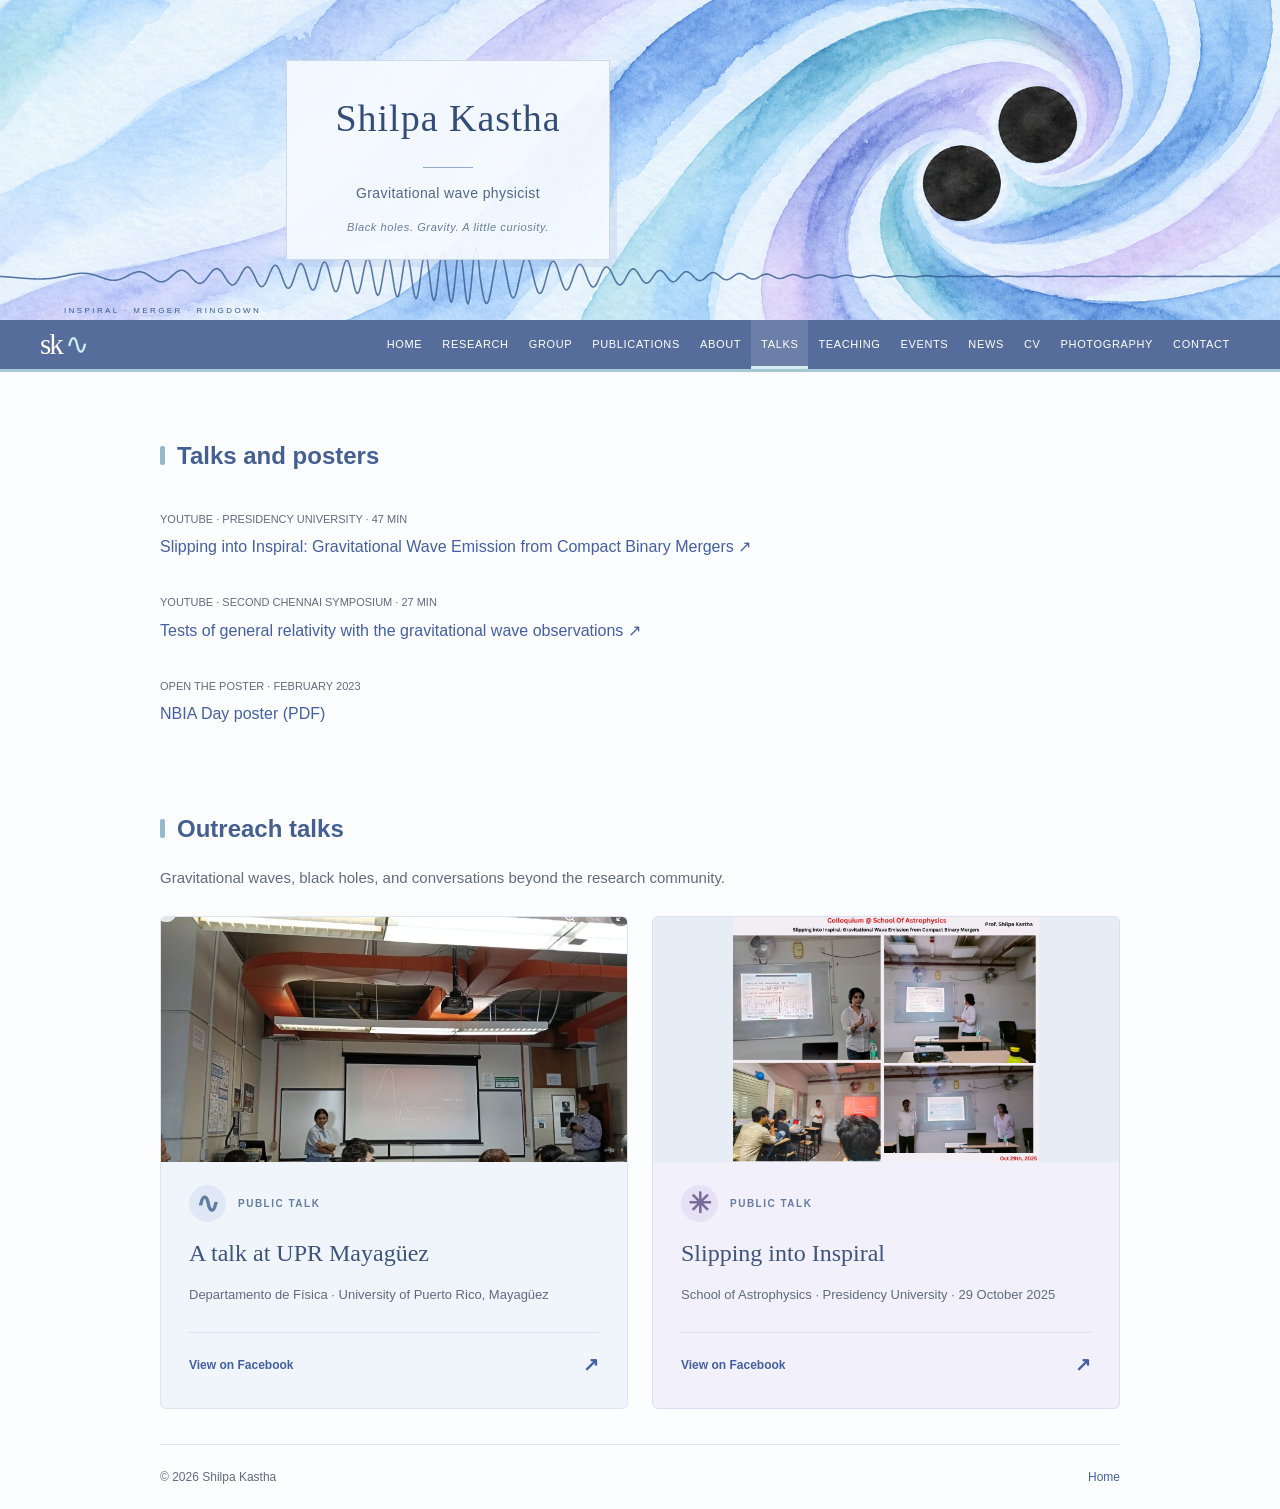
<file: talks.html>
<!doctype html>
<html lang="en">
<head>
<meta charset="utf-8"><meta name="viewport" content="width=device-width, initial-scale=1">
<meta name="description" content="Shilpa Kastha — theoretical physicist exploring gravitational waves, black hole spectroscopy, and strong-field gravity. Research, talks, and photography.">
<meta name="theme-color" content="#ffffff"><title>Talks · Shilpa Kastha</title>
<link rel="icon" href="assets/favicon.svg" type="image/svg+xml"><link rel="stylesheet" href="style.css"><script src="script.js" defer></script>
</head>
<body>
<a class="skip" href="#main">Skip to content</a>
<header class="masthead" aria-label="Binary black holes and gravitational wave illustration"><div class="masthead-title"><a href="index.html">Shilpa Kastha</a><p>Gravitational wave physicist</p><span class="header-note">Black holes. Gravity. A little curiosity.</span></div></header>
<div class="navigation-bar"><nav class="wrap" aria-label="Main navigation"><a class="monogram" href="index.html" aria-label="Shilpa Kastha home">sk<span>∿</span></a><a href="index.html">Home</a><a href="research.html">Research</a><a href="group.html">Group</a><a href="publications.html">Publications</a><a href="about.html">About</a><a href="talks.html" aria-current="page">Talks</a><a href="teaching.html">Teaching</a><a href="events.html">Events</a><a href="news.html">News</a><a href="assets/cv.pdf">CV</a><a href="photography.html">Photography</a><a href="contact.html">Contact</a></nav></div>
<main id="main" class="interior-page"><section id="seminars" class="talk-section wrap"><div><h2>Talks and posters</h2></div><div class="talks"><a href="https://www.youtube.com/watch?v=8-6FJ4x58YM"><span>YOUTUBE · PRESIDENCY UNIVERSITY · 47 MIN</span><h3>Slipping into Inspiral: Gravitational Wave Emission from Compact Binary Mergers ↗</h3></a><a href="https://www.youtube.com/watch?v=-9ahvUKv5SQ"><span>YOUTUBE · SECOND CHENNAI SYMPOSIUM · 27 MIN</span><h3>Tests of general relativity with the gravitational wave observations ↗</h3></a><a href="assets/nbia-day.pdf"><span>OPEN THE POSTER · FEBRUARY 2023</span><h3>NBIA Day poster (PDF)</h3></a></div></section><section class="section wrap outreach-talks" aria-labelledby="outreach-title"><h2 id="outreach-title">Outreach talks</h2><p class="outreach-intro">Gravitational waves, black holes, and conversations beyond the research community.</p><div class="outreach-grid"><article class="outreach-card"><a class="outreach-image-link" href="https://www.facebook.com/photo?fbid=122244747686516782&amp;set=pcb.122244747878516782"><img src="assets/outreach-upr.png" alt="Shilpa Kastha speaking at the University of Puerto Rico, Mayagüez" loading="lazy"></a><div class="outreach-card-top"><span class="outreach-icon" aria-hidden="true">∿</span><span>PUBLIC TALK</span></div><h3>A talk at UPR Mayagüez</h3><p>Departamento de Física · University of Puerto Rico, Mayagüez</p><a href="https://www.facebook.com/photo?fbid=122244747686516782&amp;set=pcb.122244747878516782">View on Facebook <span aria-hidden="true">↗</span></a></article><article class="outreach-card"><a class="outreach-image-link" href="https://www.facebook.com/photo?fbid=798997132892459&amp;set=a.122084770583702"><img src="assets/outreach-presidency.jpg" alt="Photo collage of Shilpa Kastha’s colloquium at Presidency University" loading="lazy"></a><div class="outreach-card-top"><span class="outreach-icon" aria-hidden="true">✳</span><span>PUBLIC TALK</span></div><h3>Slipping into Inspiral</h3><p>School of Astrophysics · Presidency University · 29 October 2025</p><a href="https://www.facebook.com/photo?fbid=798997132892459&amp;set=a.122084770583702">View on Facebook <span aria-hidden="true">↗</span></a></article></div></section></main><footer class="wrap"><span>© <span id="year">2026</span> Shilpa Kastha</span><span>Gravitational wave physics</span><a href="index.html">Home</a></footer>
<dialog id="lightbox"><button id="close-lightbox" aria-label="Close image">×</button><img id="lightbox-image" alt=""><p id="lightbox-caption"></p></dialog>
</body></html>
</file>
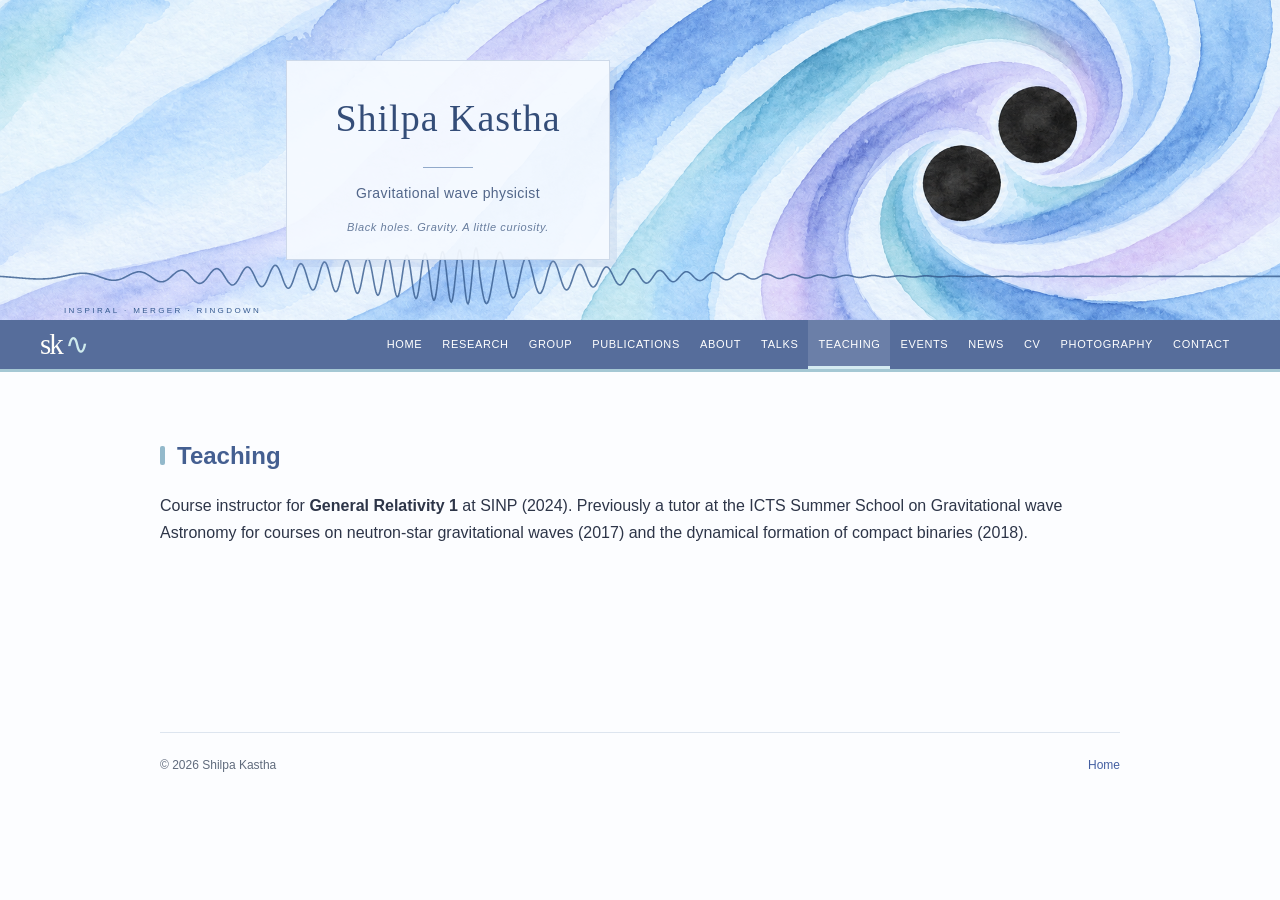
<file: teaching.html>
<!doctype html>
<html lang="en">
<head>
<meta charset="utf-8"><meta name="viewport" content="width=device-width, initial-scale=1">
<meta name="description" content="Shilpa Kastha — theoretical physicist exploring gravitational waves, black hole spectroscopy, and strong-field gravity. Research, talks, and photography.">
<meta name="theme-color" content="#ffffff"><title>Teaching · Shilpa Kastha</title>
<link rel="icon" href="assets/favicon.svg" type="image/svg+xml"><link rel="stylesheet" href="style.css"><script src="script.js" defer></script>
</head>
<body>
<a class="skip" href="#main">Skip to content</a>
<header class="masthead" aria-label="Binary black holes and gravitational wave illustration"><div class="masthead-title"><a href="index.html">Shilpa Kastha</a><p>Gravitational wave physicist</p><span class="header-note">Black holes. Gravity. A little curiosity.</span></div></header>
<div class="navigation-bar"><nav class="wrap" aria-label="Main navigation"><a class="monogram" href="index.html" aria-label="Shilpa Kastha home">sk<span>∿</span></a><a href="index.html">Home</a><a href="research.html">Research</a><a href="group.html">Group</a><a href="publications.html">Publications</a><a href="about.html">About</a><a href="talks.html">Talks</a><a href="teaching.html" aria-current="page">Teaching</a><a href="events.html">Events</a><a href="news.html">News</a><a href="assets/cv.pdf">CV</a><a href="photography.html">Photography</a><a href="contact.html">Contact</a></nav></div>
<main id="main" class="interior-page"><section id="teaching" class="section wrap"><h2>Teaching</h2><p>Course instructor for <strong>General Relativity 1</strong> at SINP (2024). Previously a tutor at the ICTS Summer School on Gravitational wave Astronomy for courses on neutron-star gravitational waves (2017) and the dynamical formation of compact binaries (2018).</p></section></main><footer class="wrap"><span>© <span id="year">2026</span> Shilpa Kastha</span><span>Gravitational wave physics</span><a href="index.html">Home</a></footer>
<dialog id="lightbox"><button id="close-lightbox" aria-label="Close image">×</button><img id="lightbox-image" alt=""><p id="lightbox-caption"></p></dialog>
</body></html>
</file>
<file: style.css>
:root{color-scheme:light;--ink:#252b32;--muted:#5c6570;--line:#e1e5e9;--link:#245784}*{box-sizing:border-box}html{scroll-padding-top:24px}body{margin:0;background:#fff;color:var(--ink);font:16px/1.7 -apple-system,BlinkMacSystemFont,"Segoe UI",Arial,sans-serif}.wrap{width:min(960px,calc(100% - 48px));margin:auto}a{color:var(--link);text-decoration:none}a:hover{text-decoration:underline}a:focus-visible,button:focus-visible{outline:2px solid var(--link);outline-offset:4px}.site-header{display:flex;align-items:center;gap:28px;padding:25px 0;border-bottom:1px solid var(--line);font-size:14px}.wordmark{font-weight:600;color:var(--ink);margin-right:auto}.site-header nav{display:flex;gap:22px}.header-contact{color:var(--link)}.hero{display:grid;grid-template-columns:1fr 190px;gap:65px;align-items:center;padding:55px 0 45px}.eyebrow{font-size:14px;color:var(--muted);margin:0 0 8px}h1{font-size:36px;line-height:1.25;letter-spacing:-.7px;font-weight:600;margin:0 0 20px}h2{font-size:23px;font-weight:600;line-height:1.4;margin:0 0 20px}h3{font-size:17px;font-weight:600;line-height:1.5;margin:0 0 8px}p{margin:0 0 16px}.intro{max-width:590px}.profile-photo{width:190px;height:190px;object-fit:cover;object-position:52% center;border:1px solid var(--line);border-radius:3px}.actions{display:flex;gap:24px;font-size:14px;margin-top:22px}.section{padding:35px 0;border-top:1px solid var(--line)}.section-heading{margin-bottom:24px}.section-heading>p{color:var(--muted);font-size:15px}.research-grid{display:grid;grid-template-columns:1fr;gap:22px}.research-grid article p{max-width:820px;color:var(--muted);font-size:15px;margin-bottom:8px}.research-grid article a{font-size:14px}.publications{width:min(960px,calc(100% - 48px));margin:auto}.publications>.wrap{width:100%}.paper{display:grid;grid-template-columns:1fr auto;gap:3px 20px;border-top:1px solid var(--line);padding:17px 0}.paper-meta{grid-column:1;font-size:11px;color:var(--muted);letter-spacing:.3px}.paper h3{grid-column:1;font-size:16px;margin:0;font-weight:500}.paper-topic{grid-column:1;font-size:13px;color:var(--muted)}.arrow{grid-column:2;grid-row:2;font-size:18px}.small-note{font-size:12px;color:var(--muted);margin-top:14px}.about{display:block}.about p{font-size:15px}.timeline{margin:25px 0}.timeline>div{display:grid;grid-template-columns:100px 1fr;gap:20px;padding:10px 0;border-top:1px solid var(--line)}.timeline span{font-size:14px;color:var(--muted)}.timeline p{margin:0}.timeline small{font-size:13px;color:var(--muted)}.text-link{font-size:14px}.talk-section{padding:35px 0;border-top:1px solid var(--line)}.talks a{display:block;padding:12px 0}.talks span{font-size:11px;color:var(--muted)}.talks h3{font-size:16px;font-weight:500;margin:4px 0}.off-duty-heading>p{font-size:15px;color:var(--muted)}.gallery{display:grid;grid-template-columns:repeat(3,1fr);gap:20px;margin-top:24px}.gallery button{font:inherit;color:var(--link);text-align:left;background:none;border:0;padding:0;cursor:pointer}.gallery img{width:100%;height:165px;object-fit:cover;border:1px solid var(--line)}.gallery span{display:block;font-size:13px;margin-top:5px}.contact{width:min(960px,calc(100% - 48px));margin:auto;padding:35px 0;border-top:1px solid var(--line)}.contact .wrap{width:100%}.contact>a,.contact .wrap>a{font-size:16px}.contact p{font-size:14px;color:var(--muted);margin-top:12px}footer{display:flex;justify-content:space-between;gap:20px;border-top:1px solid var(--line);padding:22px 0;font-size:12px;color:var(--muted)}footer>span:nth-child(2){display:none}.skip{position:absolute;top:-100px;left:10px;padding:10px;background:white;z-index:5}.skip:focus{top:10px}dialog{border:1px solid var(--line);padding:20px;max-width:90vw;max-height:92vh}dialog::backdrop{background:#17212bc9}dialog img{display:block;max-width:80vw;max-height:72vh;object-fit:contain}dialog p{font-size:14px;margin:10px 0 0}#close-lightbox{display:block;margin:0 0 10px auto;background:none;border:0;font-size:28px;cursor:pointer}@media(max-width:680px){.site-header{flex-wrap:wrap;gap:12px}.site-header nav{order:3;width:100%;gap:20px;flex-wrap:wrap;font-size:13px}.hero{grid-template-columns:1fr 115px;gap:24px;padding:35px 0}.profile-photo{width:115px;height:145px}h1{font-size:29px}.intro{font-size:14px}.eyebrow{font-size:12px}.section,.talk-section,.contact{padding-block:28px}.gallery{gap:12px}.gallery img{height:120px}.timeline>div{grid-template-columns:75px 1fr;gap:12px}}@media(max-width:420px){.hero{grid-template-columns:1fr}.profile-photo{grid-row:1;width:110px;height:110px}.gallery{grid-template-columns:1fr}.gallery img{height:220px}.site-header nav{gap:15px}}
/* A restrained astronomical masthead above a text-led academic page. */
:root{--link:#287d79;--ink:#303637;--muted:#626b6b;--line:#e0e7e5}.masthead{height:300px;display:flex;align-items:center;justify-content:center;background:#142a36 url('assets/cosmic-header.svg') center/cover}.masthead-title{text-align:center;background:#152328e8;border:1px solid #b4c9c52b;padding:30px 55px;color:#fff}.masthead-title a{font-size:30px;font-weight:600;letter-spacing:3px;color:#fff;text-transform:uppercase}.masthead-title a:hover{text-decoration:none}.masthead-title p{font-size:15px;font-weight:400;color:#d0dcda;margin:16px 0 0;padding-top:15px;position:relative}.masthead-title p:before{content:"";position:absolute;top:0;left:calc(50% - 25px);width:50px;border-top:1px solid #7e9691}.navigation-bar{background:#203339}.navigation-bar nav{display:flex;justify-content:center;gap:0;flex-wrap:wrap}.navigation-bar a{padding:15px 22px;color:#dce8e4;font-size:11px;letter-spacing:1px;text-transform:uppercase}.navigation-bar a:hover{color:#fff;background:#ffffff0c;text-decoration:none}.hero{padding:48px 0 38px;gap:60px;align-items:start}h1{font-size:31px;font-weight:600;margin-bottom:22px}.hero .intro{font-size:16px}.welcome-note{font-size:15px;color:var(--muted)}.profile-photo{height:210px;margin-top:7px;background:#f7f8f5;padding:5px}.actions{margin-top:20px}.section h2,.talk-section h2,.contact h2{font-size:24px;color:#2b5553}.paper:hover{background:#f7faf9;text-decoration:none}.gallery button:hover span{text-decoration:underline}footer{font-size:12px}.gallery img{border-radius:2px}@media(max-width:680px){.masthead{height:230px}.masthead-title{padding:25px 32px}.masthead-title a{font-size:24px;letter-spacing:2px}.masthead-title p{font-size:13px}.navigation-bar a{padding:12px 14px;font-size:10px}.hero{gap:24px;padding-top:32px}.profile-photo{height:145px}}@media(max-width:420px){.masthead{height:215px}.masthead-title{padding:24px 25px}.masthead-title a{font-size:22px}.navigation-bar a{padding:11px 12px}.profile-photo{height:110px}.hero{grid-template-columns:1fr}.hero-copy{grid-row:1}.profile-photo{grid-row:2;margin-top:0}.hero h1{font-size:28px}}
/* A little more personality, with the same readable academic structure. */
:root{--link:#655095;--ink:#302e3b;--muted:#686371;--line:#e6e0eb}body{background:#fffefa}.masthead{height:320px;background-color:#201d3b}.masthead-title{background:#211e36e8;border:1px solid #dbc6ec50;box-shadow:9px 9px 0 #c8959b25;padding:25px 48px 22px;transform:rotate(-1deg)}.masthead-title a{font-family:Georgia,'Times New Roman',serif;font-size:38px;text-transform:none;font-weight:400;letter-spacing:1px}.masthead-title p{font-size:14px;color:#e8dce9;letter-spacing:.4px}.masthead-title p:before{border-color:#d79b89}.header-note{display:block;margin-top:12px;color:#e6b09c;font-size:11px;letter-spacing:.6px;font-style:italic}.navigation-bar{background:#29263f;border-bottom:3px solid #d69c88}.navigation-bar a{color:#f1e9f1}.navigation-bar a:hover{background:#514268}.hero h1:after{content:"✳";display:inline-block;margin-left:13px;font-size:26px;vertical-align:middle;color:#b67458;font-weight:400}.section h2,.talk-section h2,.contact h2{color:#514269}.section h2:before,.talk-section h2:before{content:"";display:inline-block;width:5px;height:19px;border-radius:2px;background:#cf9e8d;margin-right:12px;vertical-align:-1px}.profile-photo{border:1px solid #d9cfdf;background:#fff;box-shadow:5px 5px 0 #eee7ef}.paper:hover{background:#f5f0f8}.gallery img{border:5px solid white;box-shadow:0 1px 5px #38244920}.gallery button:nth-child(1) img{transform:rotate(-1deg)}.gallery button:nth-child(3) img{transform:rotate(1deg)}.contact{border-top:2px solid #b8a5ca}.contact h2{font-family:Georgia,'Times New Roman',serif;font-size:28px;font-weight:400}@media(max-width:680px){.masthead{height:250px}.masthead-title{padding:22px 30px}.masthead-title a{font-size:32px}.header-note{font-size:10px}}@media(max-width:420px){.masthead{height:240px}.masthead-title a{font-size:29px}.masthead-title{padding:22px 25px}}
.navigation-bar a.monogram{font-family:Georgia,'Times New Roman',serif;font-size:29px;line-height:1;letter-spacing:-2px;text-transform:none;padding:9px 24px 9px 0;margin-right:auto;align-self:center;color:#fffefa}.monogram span{color:#e6b09c;margin-left:3px}.navigation-bar nav{align-items:center}@media(max-width:680px){.navigation-bar a.monogram{margin-right:8px;padding:8px 12px;font-size:25px}}@media(max-width:420px){.navigation-bar a.monogram{margin-right:0}}
.group-section{background:#f4f0f7;padding:28px 30px;margin-top:12px;margin-bottom:32px;border:1px solid #e6ddeb;border-left:3px solid #b69bc9;border-radius:3px}.group-heading{display:flex;align-items:center;justify-content:space-between;gap:24px}.group-section .eyebrow{font-size:10px;letter-spacing:1.6px;color:#766182}.group-section h2{font-family:Georgia,'Times New Roman',serif;font-size:33px;font-weight:400;margin:5px 0 8px}.group-section h2:before{display:none}.group-wave{color:#b67458;margin-left:10px}.group-subtitle{font-size:13px;color:#655477}.group-institute{font-size:12px;color:#766182;max-width:170px;text-align:right}.group-section>p{font-size:15px;color:var(--muted);margin:8px 0 0}@media(max-width:680px){.group-section{padding:22px}.group-heading{display:block}.group-institute{display:none}.group-section h2{font-size:30px}}
.news-feature{padding:23px 26px;background:#f4f0f7;border-left:3px solid #b69bc9}.news-feature .eyebrow{font-size:10px;letter-spacing:1px}.news-feature h3{font-size:20px;font-weight:500}.news-feature>p:not(.eyebrow){font-size:14px;color:var(--muted)}.social-links{display:flex;flex-wrap:wrap;gap:14px 28px;margin-top:22px;font-size:14px}.navigation-bar a{padding-inline:14px}.navigation-bar a.monogram{padding-right:18px}.timeline>div{grid-template-columns:110px 1fr}@media(max-width:680px){.navigation-bar a{padding-inline:12px}.timeline>div{grid-template-columns:95px 1fr}.news-feature{padding:20px}}
/* Brighter colours, with dark text on the reading surfaces. */
:root{--link:#6241be;--ink:#302d45;--muted:#615e73;--line:#e5e0f1}body{background:#fffefa}.masthead{background-color:#3b4fa4}.masthead-title{background:#383674df;border-color:#d8d3ff80;box-shadow:9px 9px 0 #bcafff40}.masthead-title p{color:#f3edff}.header-note{color:#ffe2bb}.masthead-title p:before{border-color:#ffcaab}.navigation-bar{background:#5350a0;border-bottom-color:#ffb78e}.navigation-bar a{color:#fff}.navigation-bar a:hover{background:#7166c4}.monogram span{color:#ffd49e}.section h2,.talk-section h2{color:#6241a2}.section h2:before,.talk-section h2:before{background:#ef9770}.group-section{background:#edfaf8;border-color:#c6ece7;border-left-color:#3bb4a7}.group-section h2{color:#236b69}.group-section .eyebrow,.group-subtitle,.group-institute{color:#3d7472}.group-wave{color:#d97449}.news-feature{background:#fff2e5;border-left-color:#f2a06c}.hero h1:after{color:#df8659}.contact{border-top-color:#ae95e8}.kan-feature{margin-bottom:36px;padding:28px 32px;background:linear-gradient(110deg,#efe9ff,#edf9fd);border:1px solid #d7cdf4;border-left:4px solid #8c68df;border-radius:4px}.kan-feature .eyebrow{font-size:10px;letter-spacing:1.3px;color:#654c95}.kan-feature h2{font-size:26px;line-height:1.35;color:#513b82;margin:10px 0}.kan-lead{font-size:17px;color:#624591}.kan-feature>p:not(.eyebrow):not(.kan-lead){font-size:14px;max-width:790px}.kan-authors{color:var(--muted)}.kan-feature .actions{align-items:center;font-size:13px;margin-top:18px}.feature-button{display:inline-block;padding:9px 16px;background:#7050be;color:#fff;border-radius:3px}.feature-button:hover{background:#56399d;text-decoration:none}@media(max-width:680px){.kan-feature{padding:23px}.kan-feature h2{font-size:23px}.kan-feature .actions{flex-wrap:wrap;gap:18px}}
/* Warm red and coral palette. */
:root{--link:#ad3c3e;--ink:#3f292d;--muted:#735e62;--line:#eedcda}body{background:#fffdfa}.masthead{background-color:#9b3448}.masthead-title{background:#8e3044eb;border-color:#ffceba90;box-shadow:9px 9px 0 #ffbd9d45}.masthead-title p{color:#fff0e9}.header-note{color:#ffe0b8}.navigation-bar{background:#b5424e;border-bottom-color:#ffbe8d}.navigation-bar a:hover{background:#ce5a60}.masthead-title p:before{border-color:#ffd1a6}.section h2,.talk-section h2,.contact h2{color:#a23743}.section h2:before,.talk-section h2:before{background:#f29570}.group-section{background:#fff0e5;border-color:#f1d6c9;border-left-color:#ed8969}.group-section h2{color:#a23743}.group-section .eyebrow,.group-subtitle,.group-institute{color:#96554f}.kan-feature{background:linear-gradient(110deg,#ffe9e3,#fff3de);border-color:#efc8be;border-left-color:#e46f60}.kan-feature h2{color:#a23743}.kan-feature .eyebrow,.kan-lead{color:#a34b48}.feature-button{background:#bb414b}.feature-button:hover{background:#9e303d}.news-feature{background:#fff0e6;border-left-color:#ed8969}.paper:hover{background:#fff1eb}.contact{border-top-color:#e2a39b}.profile-photo{box-shadow:5px 5px 0 #f5ded8}.hero h1:after{color:#db6b51}
.masthead{background-image:url('assets/cosmic-header.svg?v=coral')}
.masthead{background-image:url('assets/cosmic-header.svg?v=blackhole');background-position:center}.masthead-title{background:#822e40ed}@media(max-width:680px){.masthead{background-position:65% center}}
.masthead{background-image:url('assets/cosmic-header.svg?v=binary')}
/* Watercolour binary-black-hole header. */
.masthead{background-color:#fff5eb;background-image:url('assets/binary-watercolor.png');background-position:center;background-size:cover}.masthead-title{margin-right:30%;background:#fffaf3e8;border-color:#c36c5a60;box-shadow:7px 7px 0 #bc584626;transform:none;color:#7f302e}.masthead-title a{color:#7f302e}.masthead-title p{color:#8b4841}.masthead-title p:before{border-color:#c87662}.header-note{color:#a85848}@media(max-width:680px){.masthead{height:260px;background-position:63% center}.masthead-title{margin-right:0;background:#fffaf3ed;padding:20px 26px}.masthead-title a{font-size:29px}}
/* Cool watercolour palette with a separate crisp chirp overlay. */
:root{--link:#445fa2;--ink:#2d3548;--muted:#606b7d;--line:#dde5ef}body{background:#fcfdff}.masthead{position:relative;background-color:#e9f0fa;background-image:url('assets/binary-watercolor-cool.png')}.masthead:after{content:"";position:absolute;bottom:0;left:0;right:0;height:100px;background:url('assets/banner-waveform.svg') center bottom/100% 100% no-repeat;pointer-events:none}.masthead-title{position:relative;z-index:1;background:#f6faffec;border-color:#a8b9d480;box-shadow:7px 7px 0 #849ac62b}.masthead-title a{color:#344d78}.masthead-title p{color:#52668a}.masthead-title p:before{border-color:#91a9ca}.header-note{color:#677c9d}.navigation-bar{background:#566d9b;border-bottom-color:#a5c8d4}.navigation-bar a:hover{background:#6d83b0}.monogram span{color:#cfebed}.section h2,.talk-section h2,.contact h2{color:#445f91}.section h2:before,.talk-section h2:before{background:#93b9cb}.group-section{background:#edf6f8;border-color:#d1e5eb;border-left-color:#82b8c8}.group-section h2{color:#3d6883}.group-section .eyebrow,.group-subtitle,.group-institute{color:#547b8d}.group-wave{color:#758ab5}.kan-feature{background:linear-gradient(110deg,#edf0ff,#eaf7f9);border-color:#d1dcf0;border-left-color:#829bd0}.kan-feature h2{color:#445f91}.kan-feature .eyebrow,.kan-lead{color:#5b6e9d}.feature-button{background:#566eaa}.feature-button:hover{background:#40598f}.news-feature{background:#edf4fc;border-left-color:#8faed6}.paper:hover{background:#f0f5fc}.contact{border-top-color:#a4bbd9}.profile-photo{box-shadow:5px 5px 0 #e0e9f3}.hero h1:after{color:#7e9bbd}@media(max-width:680px){.masthead:after{height:75px;opacity:.7}}
.navigation-bar a[aria-current="page"]{background:#ffffff20;box-shadow:inset 0 -3px 0 #d5ebf2}.interior-page{min-height:40vh;padding-top:32px}.interior-page>.section,.interior-page>.talk-section,.interior-page>.contact{border-top:0}.interior-page>.group-section{margin-top:10px}.interior-page>.publications{padding-top:35px}.interior-page>.contact{min-height:260px}#main>.kan-feature:last-child{margin-bottom:50px}.navigation-bar a{padding-inline:11px}@media(max-width:680px){.interior-page{padding-top:12px}}
.members-section{padding-top:15px}.members-grid{display:grid;grid-template-columns:repeat(3,minmax(0,1fr));gap:28px}.member-card{overflow:hidden;background:#f3f7fc;border:1px solid #dce5f0;border-radius:4px}.member-card>img{display:block;width:100%;height:240px;object-fit:cover;object-position:center}.member-card>div{padding:20px}.member-card h3{font-size:19px;color:#445f91;margin-bottom:5px}.member-card p{font-size:13px;color:var(--muted);margin-bottom:12px}.member-card .member-role{color:#445f91;font-weight:600}.member-card a{font-size:13px}@media(max-width:680px){.members-grid{grid-template-columns:repeat(2,minmax(0,1fr));gap:18px}.member-card>img{height:190px}}@media(max-width:420px){.members-grid{grid-template-columns:1fr}.member-card>img{height:260px}}
.member-photo-placeholder{height:240px;display:flex;flex-direction:column;align-items:center;justify-content:center;background:linear-gradient(135deg,#e7eff8,#edf0f9);color:#697c9c;gap:14px}.member-photo-placeholder svg{width:100px;height:100px;fill:#b6c6dd}.member-photo-placeholder span{font-size:12px}.past-members-heading{margin-top:38px}@media(max-width:680px){.member-photo-placeholder{height:190px}}@media(max-width:420px){.member-photo-placeholder{height:260px}}
.outreach-intro{color:var(--muted);font-size:15px;max-width:620px}.outreach-grid{display:grid;grid-template-columns:repeat(2,minmax(0,1fr));gap:24px;margin-top:25px}.outreach-card{padding:26px 28px;background:#f0f5fb;border:1px solid #dce5f0;border-radius:6px;display:flex;flex-direction:column;position:relative;overflow:hidden}.outreach-card:nth-child(2){background:#f2f1fb;border-color:#e0ddf1}.outreach-card-top{display:flex;align-items:center;gap:12px;margin-bottom:23px;color:#647ba2;font-size:10px;font-weight:600;letter-spacing:1.5px}.outreach-icon{display:inline-flex;align-items:center;justify-content:center;width:37px;height:37px;border-radius:50%;background:#dfe9f6;font-family:Georgia,serif;font-size:28px;letter-spacing:0}.outreach-card:nth-child(2) .outreach-icon{background:#e6e1f5;color:#7a6b9a}.outreach-card h3{font-family:Georgia,'Times New Roman',serif;color:#3e547b;font-size:25px;font-weight:400;line-height:1.3;margin:0 0 15px}.outreach-card>p{font-size:13px;color:var(--muted);margin-bottom:26px}.outreach-card>a{margin-top:auto;padding-top:16px;border-top:1px solid #d6dfed;font-size:12px;font-weight:600;display:flex;justify-content:space-between;align-items:center}.outreach-card>a span{font-size:19px}.outreach-card:hover{border-color:#a6b9d5}@media(max-width:620px){.outreach-grid{grid-template-columns:1fr}.outreach-card{padding:24px}}
.outreach-card>a.outreach-image-link{display:block;margin:-26px -28px 23px;padding:0;border:0}.outreach-image-link img{width:100%;height:245px;display:block;object-fit:cover;object-position:center}.outreach-card:nth-child(2) .outreach-image-link img{object-fit:contain;background:#e7edf5}.outreach-card-top{margin-bottom:16px}.outreach-card h3{font-size:24px}@media(max-width:620px){.outreach-card>a.outreach-image-link{margin:-24px -24px 22px}.outreach-image-link img{height:230px}}
#research{width:min(1040px,calc(100% - 48px))}.research-overview{max-width:920px;line-height:1.8}#research .research-grid{gap:28px}#research .research-grid article{padding-bottom:24px;border-bottom:1px solid var(--line)}#research .research-grid article:last-child{border-bottom:0;padding-bottom:0}#research .research-grid article p{max-width:940px}.research-paper-links{display:flex;gap:12px 25px;flex-wrap:wrap}.research-more{margin:32px 0 0;font-size:14px}.research-more span{margin-inline:12px;color:var(--muted)}
.research-position{max-width:940px;font-size:15px;color:var(--muted);line-height:1.8}

.events-page{max-width:1040px}.events-intro{color:var(--muted);max-width:720px;margin-bottom:35px}.events-page>h2{margin-top:34px}.event-card{padding:27px 30px;border:1px solid #dce5f0;border-radius:5px;margin-bottom:28px;background:#f5f8fc}.event-upcoming{background:linear-gradient(110deg,#edf0ff,#eaf7f9);border-left:4px solid #829bd0}.event-card .eyebrow{font-size:11px;letter-spacing:1px;color:#5b6e9d}.event-card h3{font-family:Georgia,serif;font-size:29px;font-weight:400;color:#445f91;margin:12px 0}.event-full-name{font-size:17px;color:#52668a}.event-card p{max-width:850px}.event-announcement{border-top:1px solid var(--line);padding:24px 0;margin-bottom:25px}.event-announcement>span{font-size:10px;letter-spacing:1.5px;color:var(--muted)}.event-announcement p{margin:8px 0 0;font-size:15px}@media(max-width:620px){.event-card{padding:22px}.event-card h3{font-size:25px}}

.navigation-bar nav.wrap{width:min(1120px,calc(100% - 40px))}

/* Keep every navigation entry on a single row at every screen size. */
.navigation-bar nav.wrap{width:min(1200px,calc(100% - 32px));display:flex;flex-wrap:nowrap;justify-content:flex-start;align-items:center;overflow-x:auto;overscroll-behavior-x:contain;scrollbar-width:thin;scrollbar-color:#b7c8e0 transparent;gap:0}
.navigation-bar nav.wrap>a{flex:0 0 auto;white-space:nowrap;padding:15px 10px;font-size:11px;letter-spacing:.65px}
.navigation-bar nav.wrap>a.monogram{font-size:29px;letter-spacing:-2px;padding:9px 20px 9px 0;margin-right:auto}
@media(max-width:680px){.navigation-bar nav.wrap{width:calc(100% - 24px)}.navigation-bar nav.wrap>a{padding:13px 10px}.navigation-bar nav.wrap>a.monogram{font-size:25px;padding-right:16px;margin-right:8px}}

.event-flyer{width:min(100%,420px);margin:20px 0}.event-flyer img{display:block;width:100%;height:auto;border:1px solid #d5deeb;border-radius:3px;background:#fff}

/* Homepage portrait; original pencil sketch remains in assets/portrait.jpeg. */
.hero{grid-template-columns:1fr 275px;gap:58px}
.hero .profile-photo{width:275px;height:320px;object-fit:cover;object-position:43% center;border-radius:10px}
@media(max-width:680px){.hero{grid-template-columns:1fr 150px;gap:24px}.hero .profile-photo{width:150px;height:185px}}
@media(max-width:420px){.hero{grid-template-columns:1fr}.hero .profile-photo{width:190px;height:225px}}
</file>
